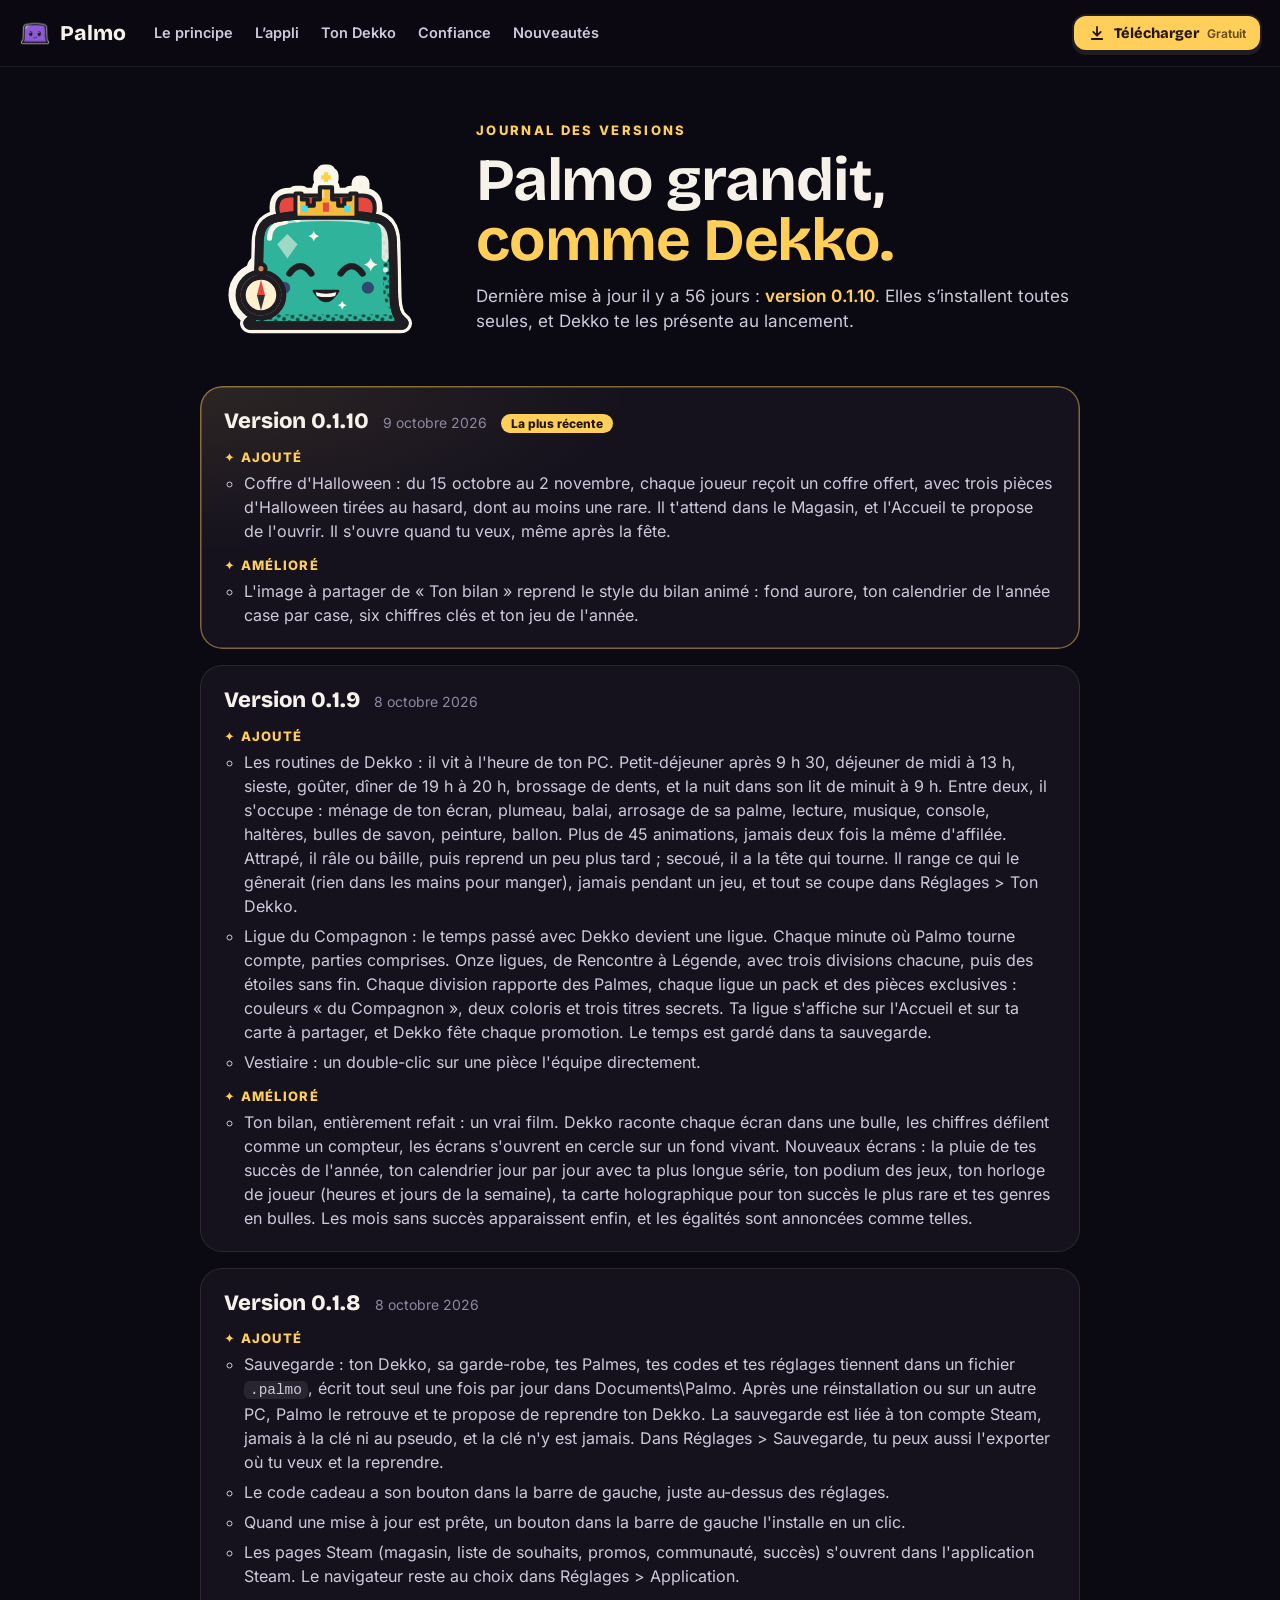
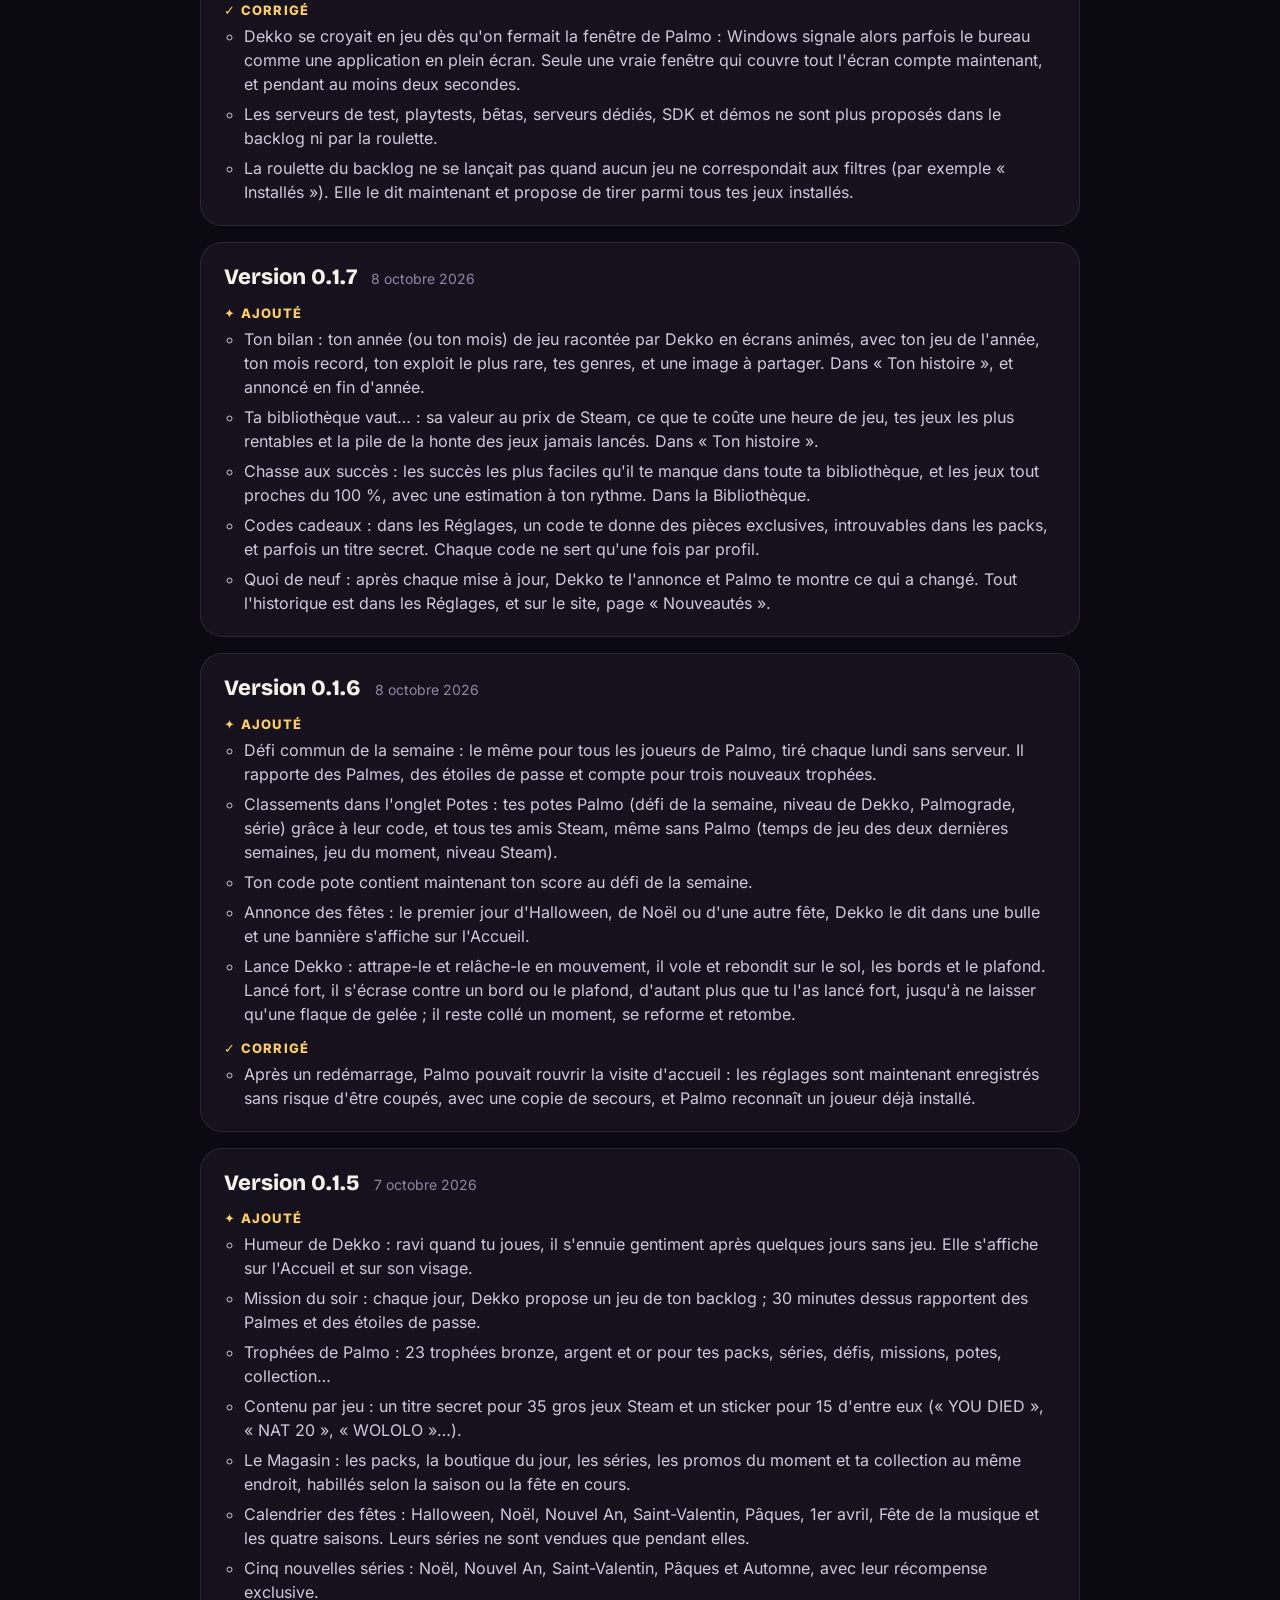
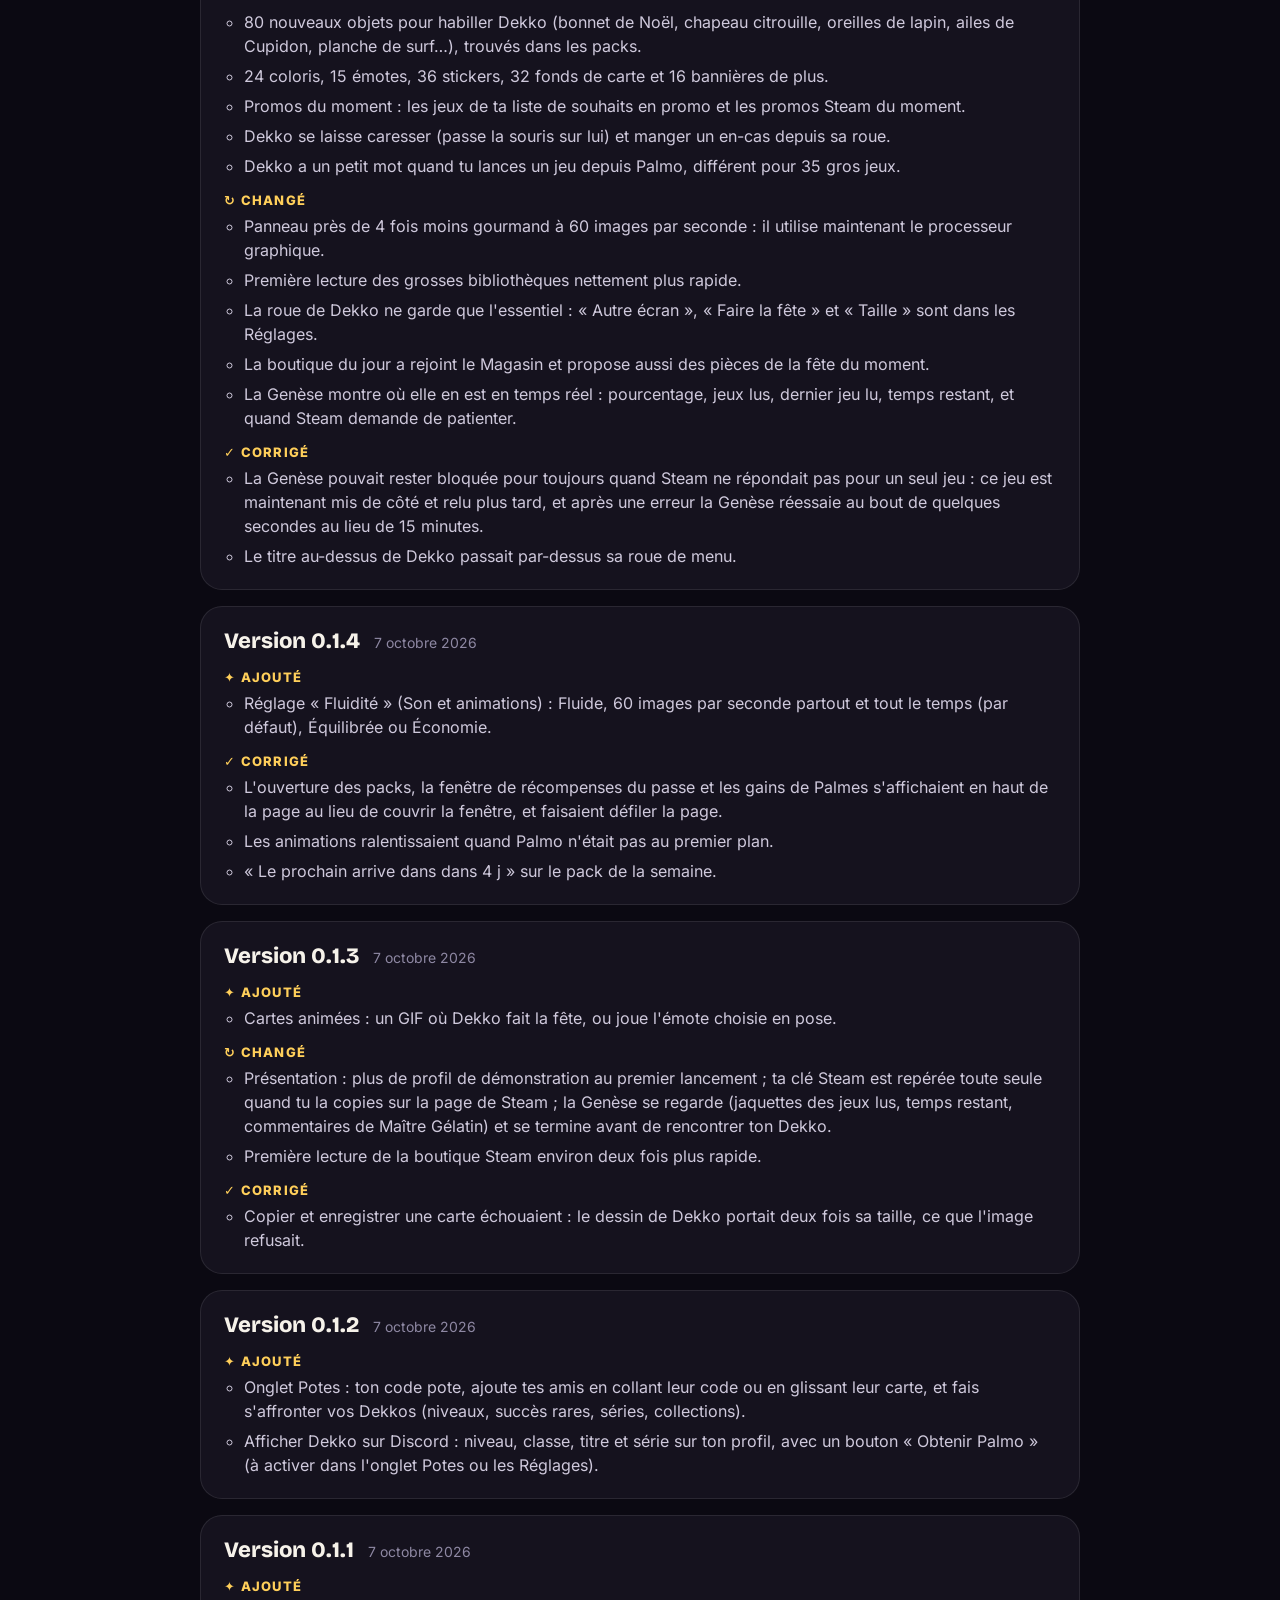
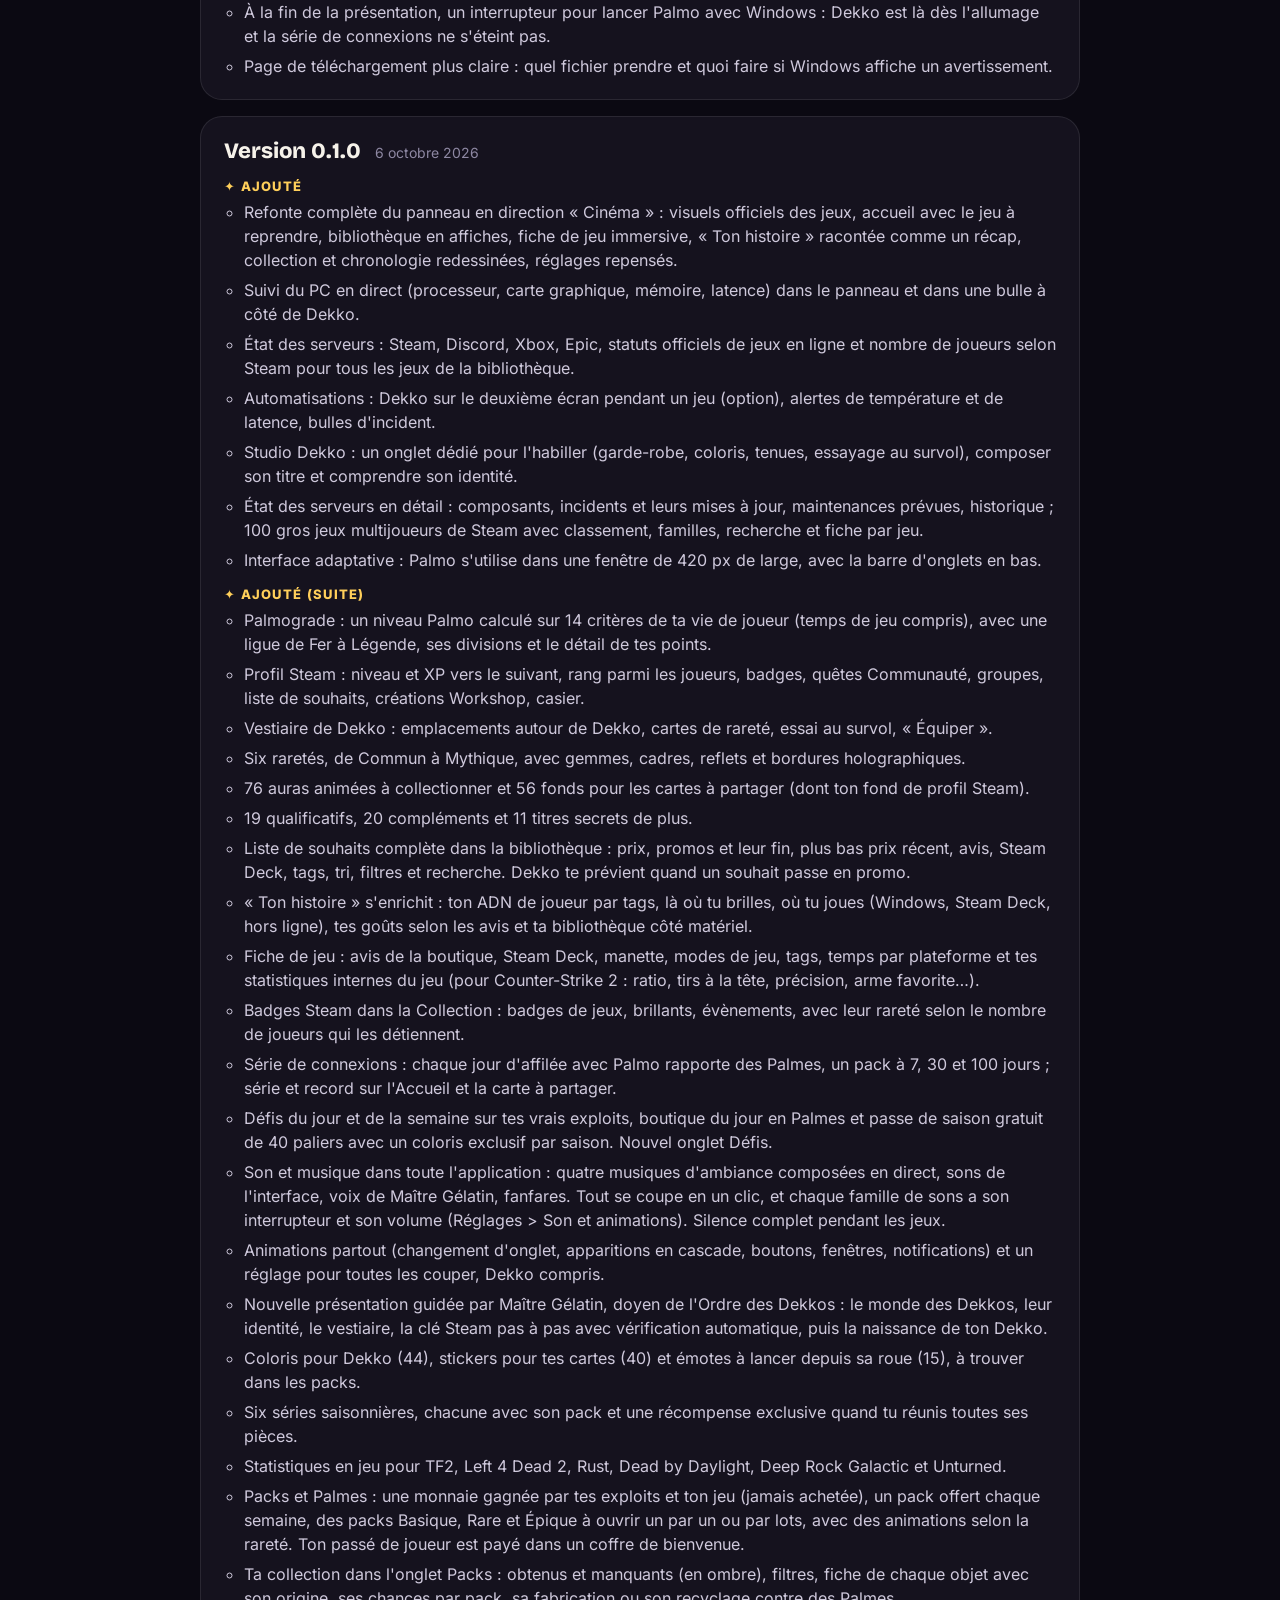
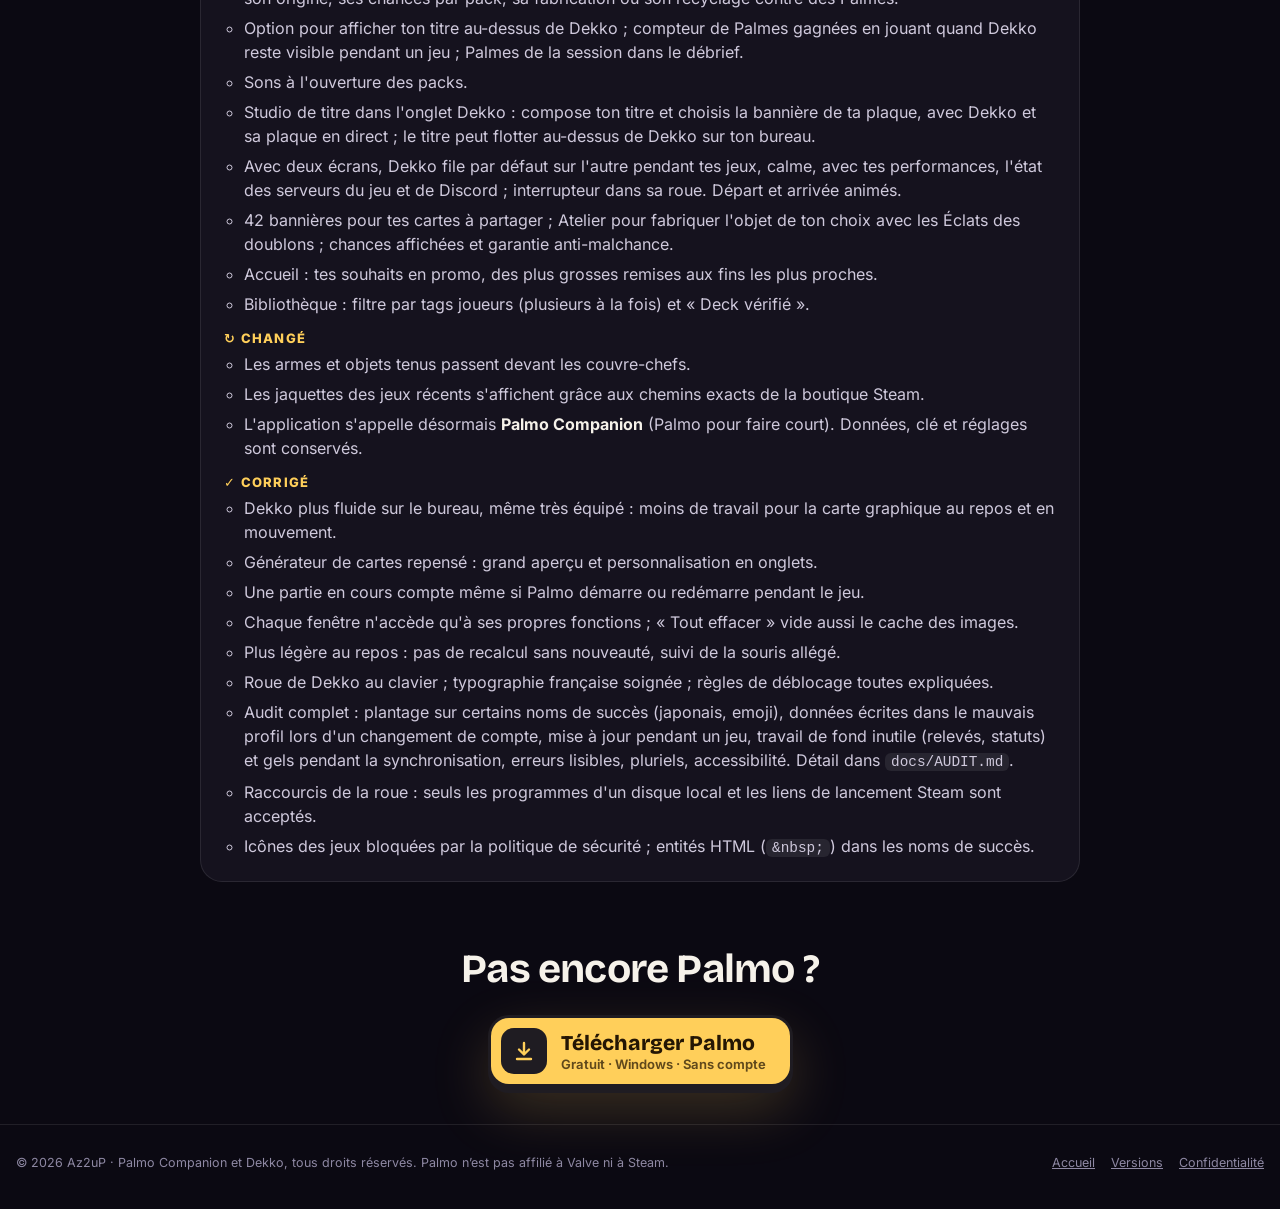
<file: docs/journal.html>
<!doctype html>
<html lang="fr">
<head>
<meta charset="utf-8">
<meta name="viewport" content="width=device-width, initial-scale=1, viewport-fit=cover">
<title>Palmo · Nouveautés</title>
<meta name="description" content="Le journal de Palmo : chaque mise à jour et ce qu’elle a apporté à Dekko et à ton Steam.">
<meta property="og:title" content="Palmo : les nouveautés">
<meta property="og:description" content="Palmo grandit, comme Dekko. Chaque version, ce qu’elle a apporté.">
<meta property="og:image" content="assets/magasin.webp">
<meta name="theme-color" content="#0d0b14">
<link rel="icon" href="assets/icon.png">
  <script type="module" crossorigin src="./assets/journal-DI4JngPB.js"></script>
  <link rel="modulepreload" crossorigin href="./assets/style-BrUZvuCx.js">
  <link rel="stylesheet" crossorigin href="./assets/style-DVdHXhDC.css">
</head>
<body class="journal-page">
<a class="skip" href="#versions">Passer aux versions</a>

<header class="nav solid" id="nav">
  <a class="brand" href="./"><img src="assets/icon.png" alt="" width="30" height="30"><span>Palmo</span></a>
  <nav class="links" aria-label="Sections">
    <a href="./#boucle">Le principe</a><a href="./#appli">L’appli</a><a href="./#tondekko">Ton Dekko</a><a href="./#confiance">Confiance</a><a href="journal.html" aria-current="page">Nouveautés</a>
  </nav>
  <a class="nav-cta" href="https://github.com/maximelebatardsartre/palmo/releases/latest" data-download>
    <svg viewBox="0 0 24 24" aria-hidden="true"><path d="M12 4v11M7 10.5l5 5 5-5M5 20h14"/></svg>
    <span>Télécharger</span><small>Gratuit</small>
  </a>
</header>

<main class="journal">
  <section class="j-hero">
    <div class="j-dk" id="j-dk"></div>
    <div>
      <p class="kicker">Journal des versions</p>
      <h1>Palmo grandit, <em>comme Dekko.</em></h1>
      <p class="lead" id="j-lead">Chaque mise à jour, ce qu’elle a apporté. Elles s’installent toutes seules : Dekko te les présente au lancement.</p>
    </div>
  </section>
  <ol class="versions" id="versions"></ol>
  <section class="j-end">
    <h2>Pas encore Palmo ?</h2>
    <a class="dl" href="https://github.com/maximelebatardsartre/palmo/releases/latest" data-download>
      <span class="dl-ico"><svg viewBox="0 0 24 24" aria-hidden="true"><path d="M12 4v11M7 10.5l5 5 5-5M5 20h14"/></svg></span>
      <span class="dl-txt"><b>Télécharger Palmo</b><small>Gratuit · Windows · Sans compte</small></span>
    </a>
  </section>
</main>

<footer>
  <span>© 2026 Az2uP · Palmo Companion et Dekko, tous droits réservés. Palmo n’est pas affilié à Valve ni à Steam.</span>
  <nav aria-label="Liens"><a href="./">Accueil</a><a href="https://github.com/maximelebatardsartre/palmo/releases">Versions</a><a href="https://github.com/maximelebatardsartre/palmo/blob/main/CONFIDENTIALITE.md">Confidentialité</a></nav>
</footer>

</body>
</html>
</file>
<file: docs/assets/style-DVdHXhDC.css>
@font-face{font-family:Bricolage Grotesque Variable;font-style:normal;font-display:swap;font-weight:200 800;src:url(./bricolage-grotesque-vietnamese-wght-normal-BUzh504Q.woff2)format("woff2-variations");unicode-range:U+102-103,U+110-111,U+128-129,U+168-169,U+1A0-1A1,U+1AF-1B0,U+300-301,U+303-304,U+308-309,U+323,U+329,U+1EA0-1EF9,U+20AB}@font-face{font-family:Bricolage Grotesque Variable;font-style:normal;font-display:swap;font-weight:200 800;src:url(./bricolage-grotesque-latin-ext-wght-normal-CcLUaPy7.woff2)format("woff2-variations");unicode-range:U+100-2BA,U+2BD-2C5,U+2C7-2CC,U+2CE-2D7,U+2DD-2FF,U+304,U+308,U+329,U+1D00-1DBF,U+1E00-1E9F,U+1EF2-1EFF,U+2020,U+20A0-20AB,U+20AD-20C0,U+2113,U+2C60-2C7F,U+A720-A7FF}@font-face{font-family:Bricolage Grotesque Variable;font-style:normal;font-display:swap;font-weight:200 800;src:url(./bricolage-grotesque-latin-wght-normal-DLoelf7F.woff2)format("woff2-variations");unicode-range:U+??,U+131,U+152-153,U+2BB-2BC,U+2C6,U+2DA,U+2DC,U+304,U+308,U+329,U+2000-206F,U+20AC,U+2122,U+2191,U+2193,U+2212,U+2215,U+FEFF,U+FFFD}@font-face{font-family:Inter Variable;font-style:normal;font-display:swap;font-weight:100 900;src:url(./inter-cyrillic-ext-wght-normal-BOeWTOD4.woff2)format("woff2-variations");unicode-range:U+460-52F,U+1C80-1C8A,U+20B4,U+2DE0-2DFF,U+A640-A69F,U+FE2E-FE2F}@font-face{font-family:Inter Variable;font-style:normal;font-display:swap;font-weight:100 900;src:url(./inter-cyrillic-wght-normal-DqGufNeO.woff2)format("woff2-variations");unicode-range:U+301,U+400-45F,U+490-491,U+4B0-4B1,U+2116}@font-face{font-family:Inter Variable;font-style:normal;font-display:swap;font-weight:100 900;src:url(./inter-greek-ext-wght-normal-DlzME5K_.woff2)format("woff2-variations");unicode-range:U+1F??}@font-face{font-family:Inter Variable;font-style:normal;font-display:swap;font-weight:100 900;src:url(./inter-greek-wght-normal-CkhJZR-_.woff2)format("woff2-variations");unicode-range:U+370-377,U+37A-37F,U+384-38A,U+38C,U+38E-3A1,U+3A3-3FF}@font-face{font-family:Inter Variable;font-style:normal;font-display:swap;font-weight:100 900;src:url(./inter-vietnamese-wght-normal-CBcvBZtf.woff2)format("woff2-variations");unicode-range:U+102-103,U+110-111,U+128-129,U+168-169,U+1A0-1A1,U+1AF-1B0,U+300-301,U+303-304,U+308-309,U+323,U+329,U+1EA0-1EF9,U+20AB}@font-face{font-family:Inter Variable;font-style:normal;font-display:swap;font-weight:100 900;src:url(./inter-latin-ext-wght-normal-DO1Apj_S.woff2)format("woff2-variations");unicode-range:U+100-2BA,U+2BD-2C5,U+2C7-2CC,U+2CE-2D7,U+2DD-2FF,U+304,U+308,U+329,U+1D00-1DBF,U+1E00-1E9F,U+1EF2-1EFF,U+2020,U+20A0-20AB,U+20AD-20C0,U+2113,U+2C60-2C7F,U+A720-A7FF}@font-face{font-family:Inter Variable;font-style:normal;font-display:swap;font-weight:100 900;src:url(./inter-latin-wght-normal-Dx4kXJAl.woff2)format("woff2-variations");unicode-range:U+??,U+131,U+152-153,U+2BB-2BC,U+2C6,U+2DA,U+2DC,U+304,U+308,U+329,U+2000-206F,U+20AC,U+2122,U+2191,U+2193,U+2212,U+2215,U+FEFF,U+FFFD}.dk-v .dk-chew{animation:.42s ease-in-out infinite dk-chew}.dk-v .dk-yawn{animation:4.5s ease-in-out infinite dk-yawn}@keyframes dk-chew{0%,to{transform:scale(1)}50%{transform:scale(.86,.55)}}@keyframes dk-yawn{0%,15%,to{transform:scale(.35,.3)}40%,62%{transform:scale(1)}80%{transform:scale(.5,.45)}}.dk .rt-bite{animation:2.6s ease-in-out infinite rt-bite}@keyframes rt-bite{0%,28%,to{transform:translate(0)rotate(0)}44%,56%{transform:translate(-15px,-8px)rotate(-18deg)}74%{transform:translate(-2px,-1px)rotate(-2deg)}}.dk .rt-eat{animation:rt-eat var(--rt-len,30s) steps(6, end) both}@keyframes rt-eat{0%{transform:scale(1)}to{transform:scale(.4)}}.dk.is-rt-chomp .dk-breathe{animation:2.6s ease-in-out infinite rt-chomp}@keyframes rt-chomp{0%,38%,to{transform:scale(1)}48%{transform:scale(1.07,.9)}56%{transform:scale(.97,1.04)}64%{transform:scale(1.04,.95)}72%{transform:scale(1)}}.dk .rt-crumb{opacity:0;animation:2.6s ease-in infinite rt-crumb}@keyframes rt-crumb{0%,50%{opacity:0;transform:translate(0)}54%{opacity:1}to{opacity:0;transform:translate(4px,17px)}}.dk .rt-cheese{opacity:0;animation:2.6s ease-in-out infinite rt-cheese}@keyframes rt-cheese{0%,46%{opacity:0;transform:scale(.3)}56%{opacity:1;transform:scale(1)}72%{opacity:1;transform:scale(1.5,1.2)}76%,to{opacity:0;transform:scale(1.6,1.2)}}.dk .rt-lick{animation:3s ease-in-out infinite rt-lick}@keyframes rt-lick{0%,20%,to{transform:translate(0)rotate(0)}38%{transform:translate(-12px,-9px)rotate(-14deg)}46%{transform:translate(-12px,-12px)rotate(-10deg)}54%{transform:translate(-12px,-8px)rotate(-14deg)}62%{transform:translate(-12px,-11px)rotate(-10deg)}80%{transform:translate(-2px,-1px)rotate(-2deg)}}.dk.is-rt-licking .dk-breathe{animation:3s ease-in-out infinite rt-licking}@keyframes rt-licking{0%,30%,to{transform:scale(1)}46%,62%{transform:scale(.96,1.05)}}.dk .rt-sip{animation:4.2s ease-in-out infinite rt-sip}@keyframes rt-sip{0%,18%,to{transform:translate(0)rotate(0)}36%,70%{transform:translate(-13px,-9px)rotate(-30deg)}86%{transform:translate(-1px,-1px)rotate(-3deg)}}.dk.is-rt-sipper .dk-wiggle{animation:4.2s ease-in-out infinite rt-lean}@keyframes rt-lean{0%,22%,to{transform:rotate(0)}40%,66%{transform:rotate(-5deg)}}.dk .rt-drain{animation:rt-drain var(--rt-len,30s) linear both}@keyframes rt-drain{0%{transform:scaleY(1)}to{transform:scaleY(.12)}}.dk .rt-scoop{animation:2.6s ease-in-out infinite rt-scoop}@keyframes rt-scoop{0%,24%,to{transform:translate(0)rotate(0)}42%,54%{transform:translate(-6px,-11px)rotate(-14deg)}72%{transform:translate(-1px,-1px)rotate(-2deg)}}.dk .rt-lift{animation:2.6s ease-in-out infinite rt-lift}@keyframes rt-lift{0%,22%,to{transform:translate(0)rotate(0)}40%,56%{transform:translate(-5px,-10px)rotate(-8deg)}74%{transform:translate(-1px,-2px)rotate(-1deg)}}.dk .rt-twirl{animation:.7s ease-in-out infinite rt-twirl}@keyframes rt-twirl{0%,to{transform:rotate(-6deg)}50%{transform:rotate(6deg)}}.dk.is-rt-slurp .dk-breathe{animation:2.6s ease-in-out infinite rt-slurp}@keyframes rt-slurp{0%,36%,to{transform:scale(1)}48%{transform:scale(.94,1.07)}58%{transform:scale(1.05,.94)}66%{transform:scale(.98,1.03)}}.dk .rt-drip{animation:3.2s ease-in infinite rt-drip}@keyframes rt-drip{0%{transform:scaleY(.2)}70%{transform:scaleY(1.3)}to{transform:scaleY(.2)}}.dk .rt-blow{opacity:0;animation:1.3s ease-out infinite rt-blow}@keyframes rt-blow{0%{opacity:0;transform:translate(0)}30%{opacity:1}to{opacity:0;transform:translate(9px,-1px)}}.dk.is-rt-blowing .dk-wiggle{animation:2.6s ease-in-out infinite rt-blowing}@keyframes rt-blowing{0%,to{transform:rotate(0)}50%{transform:rotate(4deg)translateY(1px)}}.dk .rt-read{animation:6s ease-in-out infinite rt-read}@keyframes rt-read{0%,to{transform:rotate(-1.5deg)}50%{transform:rotate(1.5deg)}}.dk .rt-page{animation:9s ease-in-out infinite rt-page}@keyframes rt-page{0%,82%{transform:scaleX(1)}90%{transform:scaleX(.05)skewY(-4deg)}98%,to{transform:scaleX(-1)}}.dk.is-rt-reading .dk-face{animation:3.2s ease-in-out infinite rt-scan}@keyframes rt-scan{0%,to{transform:translate(-1.8px)}45%,55%{transform:translate(1.8px)}}.dk.is-rt-stretch .dk-breathe{animation:4.5s ease-in-out infinite rt-stretch}.dk.is-rt-stretch .dk-wiggle{animation:4.5s ease-in-out infinite rt-sway}@keyframes rt-stretch{0%,12%,to{transform:scale(1)}35%{transform:scale(.88,1.18)}55%{transform:scale(.86,1.22)}70%{transform:scale(1.08,.92)}82%{transform:scale(.98,1.02)}}@keyframes rt-sway{0%,to{transform:rotate(0)}40%{transform:rotate(-4deg)}60%{transform:rotate(4deg)}}.dk .rt-sunrise{animation:3s ease-out both rt-sunrise}@keyframes rt-sunrise{0%{opacity:0;transform:translateY(22px)scale(.6)}}.dk.is-rt-sleep .dk-breathe,.dk.is-rt-toss .dk-breathe{animation:4.8s ease-in-out infinite rt-sleep}.dk.is-rt-sleep .dk-wiggle{transform:translateY(5px)rotate(-5deg)}.dk.is-rt-sleep .dk-shadow-g,.dk.is-rt-toss .dk-shadow-g{display:none}.dk.is-rt-sleep .dk-z,.dk.is-rt-toss .dk-z{animation:3.6s linear infinite both dk-z}@keyframes rt-sleep{0%,to{transform:scale(1.06,.9)}50%{transform:scale(1.09,.86)}}.dk .rt-blanket{animation:4.8s ease-in-out infinite rt-blanket}@keyframes rt-blanket{0%,to{transform:scaleY(1)}50%{transform:scaleY(1.035)}}.dk.is-rt-toss .dk-wiggle{animation:9s ease-in-out infinite rt-toss}.dk.is-rt-toss .rt-blanket{animation:9s ease-in-out infinite rt-blanket-toss}@keyframes rt-toss{0%,36%{transform:translateY(5px)rotate(-5deg)}42%{transform:translateY(1px)rotate(6deg)scale(1.04,.96)}48%,84%{transform:translateY(5px)rotate(5deg)scaleX(-1)}90%{transform:translateY(1px)rotate(-6deg)scale(-1.04,.96)}96%,to{transform:translateY(5px)rotate(-5deg)}}@keyframes rt-blanket-toss{0%,36%,52%,84%,to{transform:scaleY(1)}44%{transform:scaleY(1.1)translate(3px)}92%{transform:scaleY(1.1)translate(-3px)}}.dk .rt-snot{animation:3.6s ease-in-out infinite rt-snot}@keyframes rt-snot{0%{opacity:1;transform:scale(.2)}72%{opacity:1;transform:scale(1.3)}78%{opacity:1;transform:scale(1.5)}81%{opacity:0;transform:scale(1.9)}to{opacity:0;transform:scale(.2)}}.dk .rt-dream{opacity:0;animation:10s ease-in-out infinite rt-dream}.dk .rt-dream-1{animation-delay:2.5s}.dk .rt-dream-2{animation-delay:5s}.dk .rt-dream-3{animation-delay:7.5s}@keyframes rt-dream{0%{opacity:0;transform:scale(.5)}4%,21%{opacity:1;transform:scale(1)}25%,to{opacity:0;transform:scale(.7)}}.dk .rt-hug{animation:3.4s ease-in-out infinite rt-hug}@keyframes rt-hug{0%,to{transform:rotate(-7deg)}50%{transform:rotate(5deg)scale(1.04)}}.dk .rt-mumble{opacity:0;animation:7s ease-in-out infinite rt-mumble}@keyframes rt-mumble{0%,52%{opacity:0;transform:scale(.4)}58%,84%{opacity:1;transform:scale(1)}90%,to{opacity:0;transform:scale(.8)}}.dk.is-rt-startle .dk-jump{animation:1.6s cubic-bezier(.3,1.6,.6,1) both rt-startle}.dk.is-rt-startle .dk-wiggle{animation:.11s linear .5s 8 rt-shiver}@keyframes rt-startle{0%{transform:translateY(0)scale(1)}18%{transform:translateY(-16px)scale(.9,1.14)}36%{transform:translateY(0)scale(1.12,.88)}52%,to{transform:translateY(0)scale(1)}}@keyframes rt-shiver{0%,to{transform:translate(-1.4px)}50%{transform:translate(1.4px)}}.dk.is-rt-shake .dk-wiggle{animation:.22s linear infinite rt-shake}.dk.is-rt-shake .dk-breathe{animation:.34s ease-in-out infinite rt-jelly}@keyframes rt-shake{0%,to{transform:skew(13deg)rotate(-4deg)}50%{transform:skew(-13deg)rotate(4deg)}}@keyframes rt-jelly{0%,to{transform:scale(1.08,.92)}50%{transform:scale(.93,1.08)}}.dk.is-rt-stomp .dk-jump{animation:.6s ease-in-out infinite rt-stomp}@keyframes rt-stomp{0%,to{transform:translateY(0)scale(1.06,.94)}45%{transform:translateY(-6px)scale(.96,1.05)}}.dk .rt-huff{opacity:0;animation:1.2s ease-out infinite rt-huff}@keyframes rt-huff{0%{opacity:0;transform:scale(.4)}30%{opacity:1}to{opacity:0;transform:scale(1.4)}}.dk .rt-brush{animation:.26s linear infinite rt-brush}@keyframes rt-brush{0%,to{transform:translate(-2.4px)}50%{transform:translate(2.4px)}}.dk .rt-foam{animation:1.1s ease-in-out infinite rt-foam}@keyframes rt-foam{0%,to{transform:scale(.7)}50%{transform:scale(1.15)}}.dk.is-rt-brushing .dk-wiggle{animation:.52s ease-in-out infinite rt-shimmy}@keyframes rt-shimmy{0%,to{transform:rotate(-1.4deg)}50%{transform:rotate(1.4deg)}}.dk.is-rt-nap .dk-breathe{animation:5.2s ease-in-out infinite rt-sleep}.dk.is-rt-nap .dk-wiggle{transform:translateY(3px)rotate(7deg)}.dk.is-rt-nap .dk-z{animation:3.6s linear infinite both dk-z}.dk .rt-book-breathe{animation:5.2s ease-in-out infinite rt-book}@keyframes rt-book{0%,to{transform:translateY(0)}50%{transform:translateY(2px)}}.dk .rt-wipe{animation:3.2s ease-in-out infinite rt-wipe}@keyframes rt-wipe{0%,to{transform:translate(-46px,-14px)rotate(-10deg)}25%{transform:translate(-14px,-30px)rotate(-2deg)}50%{transform:translate(22px,-16px)rotate(8deg)}70%{transform:translate(18px,14px)rotate(4deg)}85%{transform:translate(-30px,12px)rotate(-6deg)}}.dk .rt-squeak{opacity:0;animation:1.6s ease-out infinite rt-huff}.dk.is-rt-wiping .dk-wiggle{animation:.8s ease-in-out infinite rt-shimmy}.dk .rt-swish{animation:.9s ease-in-out infinite rt-swish}@keyframes rt-swish{0%,to{transform:rotate(-22deg)}50%{transform:rotate(18deg)}}.dk .rt-dust{opacity:0;animation:1.8s ease-in infinite rt-dust}@keyframes rt-dust{0%{opacity:0;transform:translate(0)}20%{opacity:1}to{opacity:0;transform:translate(-4px,22px)}}.dk .rt-sweep{animation:1.1s ease-in-out infinite rt-sweep}@keyframes rt-sweep{0%,to{transform:rotate(-16deg)}50%{transform:rotate(14deg)}}.dk .rt-puff{opacity:0;animation:1.1s ease-out infinite rt-puff}@keyframes rt-puff{0%{opacity:0;transform:scale(.3)}30%{opacity:.9}to{opacity:0;transform:scale(1.5)translate(-4px,-3px)}}.dk.is-rt-sweeping .dk-wiggle{animation:1.1s ease-in-out infinite rt-sway-small}@keyframes rt-sway-small{0%,to{transform:rotate(-3deg)}50%{transform:rotate(3deg)}}.dk .rt-pour{animation:3.6s ease-in-out infinite rt-pour}@keyframes rt-pour{0%,15%,to{transform:rotate(0)}35%,75%{transform:rotate(-26deg)}}.dk .rt-drop{opacity:0;animation:1.2s ease-in infinite rt-drop}@keyframes rt-drop{0%{opacity:0;transform:translateY(0)}15%{opacity:1}to{opacity:0;transform:translateY(14px)}}.dk .rt-grow{animation:rt-grow var(--rt-len,30s) ease-out both}@keyframes rt-grow{0%{transform:scale(.85)}to{transform:scale(1.18)}}.dk.is-rt-lean-in .dk-wiggle{animation:3.6s ease-in-out infinite rt-lean-in}@keyframes rt-lean-in{0%,to{transform:rotate(0)}50%{transform:rotate(-5deg)}}.dk.is-rt-bop .dk-jump{animation:.6s ease-in-out infinite rt-bop}@keyframes rt-bop{0%,to{transform:translateY(0)scale(1.03,.97)}50%{transform:translateY(-3px)scale(.98,1.02)}}.dk .rt-note{opacity:0;animation:2.7s ease-out infinite rt-note}@keyframes rt-note{0%{opacity:0;transform:translateY(6px)rotate(-10deg)}25%{opacity:1}to{opacity:0;transform:translate(4px,-14px)rotate(10deg)}}.dk .rt-play{animation:.4s ease-in-out infinite rt-play}@keyframes rt-play{0%,to{transform:rotate(-2deg)}50%{transform:rotate(2deg)translateY(-.6px)}}.dk .rt-pixel{animation:.8s steps(2,end) infinite rt-pixel}@keyframes rt-pixel{0%{transform:translate(0)}50%{transform:translate(3px,-3px)}}.dk.is-rt-gaming .dk-face{animation:1.6s ease-in-out infinite rt-scan}.dk .rt-curl{animation:1.4s ease-in-out infinite rt-curl}@keyframes rt-curl{0%,to{transform:translateY(0)}50%{transform:translateY(-20px)}}.dk.is-rt-pump .dk-breathe{animation:1.4s ease-in-out infinite rt-pump}@keyframes rt-pump{0%,to{transform:scale(1)}50%{transform:scale(1.05,.95)}}.dk .rt-wand{animation:2.8s ease-in-out infinite rt-wand}@keyframes rt-wand{0%,to{transform:rotate(0)}50%{transform:rotate(-8deg)}}.dk .rt-bubble{opacity:0;animation:2.8s ease-out infinite rt-bubble}@keyframes rt-bubble{0%{opacity:0;transform:translate(0)scale(.4)}15%{opacity:1}to{opacity:0;transform:translate(-10px,-30px)scale(1.3)}}.dk .rt-dab{animation:1.2s ease-in-out infinite rt-dab}@keyframes rt-dab{0%,to{transform:rotate(0)}40%{transform:rotate(-12deg)translate(-3px,-2px)}}.dk .rt-stroke path{stroke-dasharray:40;stroke-dashoffset:40px;animation:9s linear infinite rt-stroke}.dk .rt-stroke-1 path{animation-delay:3s}.dk .rt-stroke-2 path{animation-delay:6s}@keyframes rt-stroke{0%{stroke-dashoffset:40px}25%,to{stroke-dashoffset:0}}.dk .rt-ball{animation:1s cubic-bezier(.3,0,.6,1) infinite rt-ball}@keyframes rt-ball{0%,to{transform:translateY(8px)rotate(0)}50%{transform:translateY(-16px)rotate(180deg)}}.dk.is-rt-header .dk-jump{animation:1s ease-in-out infinite rt-header}@keyframes rt-header{0%,to{transform:translateY(-3px)scale(.97,1.03)}10%{transform:translateY(0)scale(1.06,.94)}50%{transform:translateY(0)scale(1)}}.dk{flex:none;display:block;overflow:visible}.dk .dk-fx{pointer-events:none}.dk.is-idle .dk-breathe{animation:3.4s ease-in-out infinite dk-breathe}.dk.is-idle .dk-blink{animation:4.6s linear infinite dk-blink}.dk.is-idle .dk-look{animation:9s ease-in-out infinite dk-look}.dk.is-idle .dk-tail,.dk.is-celebrate .dk-tail{animation:2.4s ease-in-out infinite dk-flutter}.dk.is-sleep .dk-breathe{animation:5.2s ease-in-out infinite dk-breathe-sleep}.dk.is-sleep .dk-z{animation:3.6s linear infinite both dk-z}.dk.is-celebrate .dk-jump{animation:2.8s linear infinite dk-jump}.dk.is-celebrate .dk-wiggle{animation:2.8s ease-in-out infinite dk-wiggle}.dk.is-celebrate .dk-shadow{animation:2.8s linear infinite dk-shadow}.dk.is-celebrate .dk-spark{animation:2.8s cubic-bezier(.2,.8,.3,1) infinite both dk-spark}.dk.is-sil{filter:brightness(0)}.dk.is-sil .dk-shadow-g,.dk.is-sil .dk-fx,.dk.is-sil .dk-glow{display:none}@keyframes dk-breathe{0%,to{transform:scale(1)}50%{transform:scale(1.016,.972)}}@keyframes dk-breathe-sleep{0%,to{transform:scale(1.01,.985)}50%{transform:scale(1.04,.93)}}@keyframes dk-blink{0%,91%,to{transform:scaleY(1)}93.5%{transform:scaleY(.08)}96%{transform:scaleY(1)}}@keyframes dk-look{0%,26%{transform:translate(0)}32%,50%{transform:translate(2.4px)}56%,72%{transform:translate(-2.2px)}78%,to{transform:translate(0)}}@keyframes dk-flutter{0%,to{transform:rotate(0)}50%{transform:rotate(7deg)}}@keyframes dk-z{0%{opacity:0;transform:translateY(4px)scale(.6)}15%{opacity:.9}85%{opacity:.6}to{opacity:0;transform:translate(6px,-12px)scale(1.05)}}@keyframes dk-jump{0%{animation-timing-function:ease-out;transform:translateY(0)scale(1)}7%{animation-timing-function:cubic-bezier(.2,.9,.4,1);transform:translateY(0)scale(1.14,.84)}14%{animation-timing-function:ease-out;transform:translateY(-30px)scale(.9,1.13)}26%{animation-timing-function:ease-in;transform:translateY(-44px)scale(1)}38%{animation-timing-function:linear;transform:translateY(-6px)scale(.94,1.07)}41%{animation-timing-function:ease-out;transform:translateY(0)scale(1.17,.81)}48%{transform:translateY(0)scale(.95,1.05)}55%{transform:translateY(0)scale(1.03,.98)}62%,to{transform:translateY(0)scale(1)}}@keyframes dk-wiggle{0%,16%{transform:rotate(0)}22%{transform:rotate(-7deg)}30%{transform:rotate(6deg)}38%,to{transform:rotate(0)}}@keyframes dk-shadow{0%,7%{opacity:1;transform:scaleX(1.06)}26%{opacity:.45;transform:scale(.62)}41%{opacity:1;transform:scaleX(1.12)}62%,to{opacity:1;transform:scale(1)}}@keyframes dk-spark{0%,12%{opacity:0;transform:translate(0)scale(0)}18%{opacity:1}40%{transform:translate(var(--dx), var(--dy)) scale(1);opacity:1}62%,to{transform:translate(calc(var(--dx) * 1.18), calc(var(--dy) * 1.18 + 6px)) scale(0);opacity:0}}@media (prefers-reduced-motion:reduce){.dk *{animation:none!important}}:root[data-motion=off] .dk *{animation:none!important}.dk-v.is-hop .dk-tail{animation:.45s ease-in-out infinite dk-flutter}@keyframes dk-jiggle{0%,to{transform:scale(1)}30%{transform:scale(1.035,.965)}55%{transform:scale(.985,1.02)}75%{transform:scale(1.01,.99)}}@keyframes dk-wobble{0%,to{transform:skew(0)}25%{transform:skew(1.6deg)}75%{transform:skew(-1.6deg)}}@keyframes dk-hop{0%{animation-timing-function:ease-out;transform:translateY(0)scale(1)}14%{animation-timing-function:cubic-bezier(.2,.8,.4,1);transform:translateY(0)scale(1.2,.8)}28%{animation-timing-function:ease-out;transform:translateY(-14px)scale(.86,1.16)}46%{animation-timing-function:ease-in;transform:translateY(-20px)scale(.98,1.03)}66%{animation-timing-function:ease-out;transform:translateY(0)scale(.92,1.08)}74%{transform:translateY(0)scale(1.22,.8)}86%{transform:translateY(0)scale(.95,1.05)}to{transform:translateY(0)scale(1)}}@keyframes dk-hop-shadow{0%,14%{opacity:1;transform:scaleX(1.1)}46%{opacity:.55;transform:scale(.7)}74%{opacity:1;transform:scaleX(1.18)}to{opacity:1;transform:scale(1)}}@keyframes dk-sag{0%,to{transform:scale(1.06,.9)}50%{transform:scale(1.1,.85)}}.dk-v.is-idle .dk-breathe{animation:2.2s ease-in-out infinite dk-jiggle}.dk-v.is-idle .dk-wiggle{animation:3.6s ease-in-out infinite dk-wobble}.dk-v.is-hop .dk-breathe{animation:.9s linear infinite dk-hop}.dk-v.is-hop .dk-shadow{animation:.9s linear infinite dk-hop-shadow}.dk-v.is-hop .dk-blink{animation:4.6s linear infinite dk-blink}.dk-v.is-sleep .dk-breathe{animation:5s ease-in-out infinite dk-sag}.dk-v .dk-prop{animation:.5s linear infinite dk-prop}.dk-v .dk-float{animation:2.4s ease-in-out infinite dk-float}.dk-v .dk-wingL{animation:1.6s ease-in-out infinite dk-wing-l}.dk-v .dk-wingR{animation:1.6s ease-in-out infinite dk-wing-r}.dk-v .dk-flame{animation:.25s ease-in-out infinite alternate dk-flame}.dk-v .dk-flag{animation:1.4s ease-in-out infinite dk-flag}.dk-v .dk-cape{animation:3s ease-in-out infinite dk-cape}.dk-v .dk-orbit{animation:2s linear infinite dk-orbit}.dk-v.is-hop .dk-cape{animation:.45s ease-in-out infinite dk-cape}.dk-v.is-sil,.dk-v .dk-anchors{animation:none}@keyframes dk-prop{0%,to{transform:scaleX(1)}50%{transform:scaleX(-1)}}@keyframes dk-float{0%,to{transform:translateY(0)}50%{transform:translateY(-2.4px)}}@keyframes dk-wing-l{0%,to{transform:rotate(0)}50%{transform:rotate(-12deg)}}@keyframes dk-wing-r{0%,to{transform:rotate(0)}50%{transform:rotate(12deg)}}@keyframes dk-flame{0%{transform:scaleY(.75)}to{transform:scaleY(1.15)}}@keyframes dk-flag{0%,to{transform:skewY(0)}50%{transform:skewY(-8deg)}}@keyframes dk-cape{0%,to{transform:scaleX(1)}50%{transform:scaleX(1.05)}}@keyframes dk-orbit{0%{transform:rotate(0)}to{transform:rotate(360deg)}}.dk-v .dk-z{animation:3.6s linear infinite both dk-z}.dk-v .dk-bubble{animation:3.2s ease-in-out infinite dk-snot}.dk-v .dk-pulse{animation:.9s ease-in-out infinite dk-pulse}.dk-v .dk-steam{animation:1.8s ease-out infinite both dk-steam}.dk-v .dk-tear{animation:2.2s ease-in infinite dk-tear}.dk-v .dk-sweat{animation:2.6s ease-in infinite dk-sweat}.dk-v .dk-flicker{animation:.6s steps(2,end) infinite dk-flick}.dk-v .dk-orb{animation:1.8s linear infinite dk-orb}.dk-v .dk-spin{animation:1.4s linear infinite dk-orbit}.dk-v .dk-pop{animation:1.8s ease-out infinite dk-pop}.dk-v .dk-twinkle{animation:1.6s ease-in-out infinite dk-twinkle}.dk-v .dk-dot{animation:1.5s ease-in-out infinite dk-dots}.dk-v .dk-float-up{animation:2.4s ease-out infinite both dk-floatup}.dk-v .dk-shake{animation:.3s linear infinite dk-shake}.dk-v .dk-drip{animation:2.6s ease-in infinite dk-drip}.dk-v .dk-note{animation:2.6s ease-out infinite both dk-note}.dk-v .dk-sigh{animation:3s ease-out infinite both dk-sigh}.dk-v .dk-fall{animation:2s linear infinite both dk-fallc}.dk-v .dk-beat{animation:.8s ease-in-out infinite dk-beat}.dk-v .dk-jitter{animation:.18s linear infinite dk-jitter}.dk-v .dk-brow{animation:3s ease-in-out infinite dk-browup}.dk-v .dk-chatter{animation:.32s ease-in-out infinite dk-chatter}.dk-v .dk-quiver{animation:.22s linear infinite dk-quiver}.dk-v .dk-wag{animation:.6s ease-in-out infinite dk-wag}.dk-v .dk-lick{animation:1.2s ease-in-out infinite dk-lick}.dk-v .dk-sing{animation:.7s ease-in-out infinite dk-chatter}.dk-v .dk-puffcheeks{animation:1.4s ease-in-out infinite dk-puff}.dk-v .dk-wink{animation:2.2s ease-in-out infinite dk-winkhop}.dk-v .dk-ex--joie,.dk-v .dk-ex--chante{animation:1s ease-in-out infinite dk-facebounce}.dk-v .dk-ex--rire,.dk-v .dk-ex--victoire{animation:.4s ease-in-out infinite dk-facebounce}.dk-v .dk-ex--terrifie{animation:.12s linear infinite dk-shake}.dk-v .dk-ex--taquine,.dk-v .dk-ex--colere{animation:.5s linear infinite dk-shake}.dk-v .dk-ex--etourdi,.dk-v .dk-ex--ko{animation:2.4s ease-in-out infinite dk-dizzy}.dk-v .dk-ex--fier{animation:3s ease-in-out infinite dk-proud}.dk-v .dk-flicker2{animation:.35s ease-in-out infinite alternate dk-flame2}.dk-v .dk-hum{animation:.18s steps(2,end) infinite dk-hum}.dk-v .dk-glow{animation:1.8s ease-in-out infinite dk-glowp}.dk-v .dk-scan{animation:1.8s ease-in-out infinite dk-scan}.dk-v .dk-scanline{animation:1.6s ease-in-out infinite alternate dk-scanline}.dk-v .dk-blinklight{animation:1.2s steps(2,end) infinite dk-flick}.dk-v .dk-steamup{animation:2s ease-out infinite both dk-steam}.dk-v .dk-bubbleup{animation:2.4s ease-out infinite both dk-bubbleup}.dk-v .dk-needle{animation:2.4s ease-in-out infinite dk-needle}.dk-v .dk-rock{animation:1.6s ease-in-out infinite dk-rock}.dk-v .dk-swing{animation:2s ease-in-out infinite dk-swing2}.dk-v .dk-sway{animation:2.6s ease-in-out infinite dk-swing2}.dk-v .dk-tailwag{animation:1.4s ease-in-out infinite dk-tailwag}.dk-v .dk-tail{animation:2.4s ease-in-out infinite dk-flutter}.dk-v.is-idle .dk-heldR{animation:3.4s ease-in-out infinite dk-held}.dk-v.is-idle .dk-heldL{animation:3.4s ease-in-out -1.7s infinite dk-held}.dk-v.is-hop .dk-heldR,.dk-v.is-hop .dk-heldL{animation:.9s ease-in-out infinite dk-heldhop}.dk-v.is-celebrate .dk-heldR{animation:2.8s ease-in-out infinite dk-heldraise}.dk-v.is-celebrate .dk-heldL{animation:2.8s ease-in-out infinite dk-heldraise-l}@keyframes dk-snot{0%{opacity:0;transform:scale(.3)}15%{opacity:1}70%{opacity:1;transform:scale(1.25)}76%,to{opacity:0;transform:scale(1.5)}}@keyframes dk-pulse{0%,to{transform:scale(1)}50%{transform:scale(1.25)}}@keyframes dk-steam{0%{opacity:0;transform:translateY(2px)scale(.5)}25%{opacity:1}to{opacity:0;transform:translateY(-9px)scale(1.2)}}@keyframes dk-tear{0%,20%{opacity:1;transform:translateY(0)}90%{opacity:.2;transform:translateY(11px)}to{opacity:0;transform:translateY(12px)}}@keyframes dk-sweat{0%{opacity:0;transform:translateY(-2px)}15%{opacity:1}85%{opacity:1;transform:translateY(8px)}to{opacity:0;transform:translateY(10px)}}@keyframes dk-flick{0%{opacity:1}to{opacity:.35}}@keyframes dk-orb{0%{transform:translate(17px)scale(1)}25%{transform:translateY(4px)scale(1.25)}50%{transform:translate(-17px)scale(1)}75%{transform:translateY(-4px)scale(.65)}to{transform:translate(17px)scale(1)}}@keyframes dk-pop{0%,8%{transform:scale(0)rotate(-20deg)}20%{transform:scale(1.25)rotate(8deg)}30%,70%{transform:scale(1)rotate(0)}85%,to{transform:scale(0)}}@keyframes dk-twinkle{0%,to{opacity:.6;transform:scale(.55)rotate(0)}50%{opacity:1;transform:scale(1.1)rotate(45deg)}}@keyframes dk-dots{0%,to{opacity:.15}40%,60%{opacity:1}}@keyframes dk-floatup{0%{opacity:0;transform:translateY(4px)scale(.6)}20%{opacity:1}to{opacity:0;transform:translateY(-12px)scale(1.1)}}@keyframes dk-shake{0%,to{transform:translate(0)}25%{transform:translate(.7px)}75%{transform:translate(-.7px)}}@keyframes dk-drip{0%{opacity:0;transform:translateY(0)scaleY(.4)}20%{opacity:1}60%{opacity:1;transform:translateY(1px)scaleY(1.2)}to{opacity:0;transform:translateY(12px)scaleY(1)}}@keyframes dk-note{0%{opacity:0;transform:translateY(4px)rotate(-8deg)scale(.6)}20%{opacity:1}to{opacity:0;transform:translate(4px,-14px)rotate(10deg)scale(1)}}@keyframes dk-sigh{0%{opacity:0;transform:translate(0)scale(.4)}25%{opacity:1}to{opacity:0;transform:translate(12px,-6px)scale(1.2)}}@keyframes dk-fallc{0%{opacity:0;transform:translateY(-6px)rotate(0)}15%{opacity:1}to{opacity:0;transform:translateY(14px)rotate(220deg)}}@keyframes dk-beat{0%,to{transform:scale(1)}30%{transform:scale(1.2)}50%{transform:scale(.95)}}@keyframes dk-jitter{0%{transform:translate(0)}33%{transform:translate(.4px,-.3px)}66%{transform:translate(-.4px,.3px)}}@keyframes dk-browup{0%,60%,to{transform:translateY(0)}70%,90%{transform:translateY(-1.6px)}}@keyframes dk-chatter{0%,to{transform:scaleY(1)}50%{transform:scaleY(.8)}}@keyframes dk-quiver{0%,to{transform:translateY(0)}50%{transform:translateY(.35px)}}@keyframes dk-wag{0%,to{transform:rotate(-10deg)}50%{transform:rotate(10deg)}}@keyframes dk-lick{0%,to{transform:translate(-1.4px)}50%{transform:translate(1.4px)}}@keyframes dk-puff{0%,to{transform:scale(1)}50%{transform:scale(1.08)}}@keyframes dk-winkhop{0%,70%,to{transform:translateY(0)}80%{transform:translateY(-1.2px)}}@keyframes dk-facebounce{0%,to{transform:translateY(0)}50%{transform:translateY(-1.2px)}}@keyframes dk-dizzy{0%,to{transform:rotate(0)}25%{transform:rotate(2deg)}75%{transform:rotate(-2deg)}}@keyframes dk-proud{0%,to{transform:translateY(0)}50%{transform:translateY(-.8px)}}@keyframes dk-flame2{0%{opacity:.85;transform:scale(.9,.85)}to{opacity:1;transform:scale(1.05,1.15)}}@keyframes dk-hum{0%{opacity:1}to{opacity:.85}}@keyframes dk-glowp{0%,to{opacity:.9;transform:scale(1)}50%{opacity:1;transform:scale(1.12)}}@keyframes dk-scan{0%,to{transform:scaleX(.6)}50%{transform:scaleX(1)}}@keyframes dk-scanline{0%{transform:translate(-14px)}to{transform:translate(14px)}}@keyframes dk-bubbleup{0%{opacity:0;transform:translate(0)scale(.4)}20%{opacity:1}to{opacity:0;transform:translate(5px,-16px)scale(1.2)}}@keyframes dk-needle{0%,to{transform:rotate(-18deg)}50%{transform:rotate(22deg)}}@keyframes dk-rock{0%,to{transform:rotate(-6deg)}50%{transform:rotate(6deg)}}@keyframes dk-swing2{0%,to{transform:rotate(-7deg)}50%{transform:rotate(7deg)}}@keyframes dk-tailwag{0%,to{transform:rotate(-5deg)}50%{transform:rotate(7deg)}}@keyframes dk-held{0%,to{transform:rotate(-2.5deg)}50%{transform:rotate(3deg)}}@keyframes dk-heldhop{0%,to{transform:rotate(0)translateY(0)}30%{transform:rotate(-6deg)translateY(-2px)}70%{transform:rotate(5deg)translateY(1px)}}@keyframes dk-heldraise{0%,8%{transform:translateY(0)rotate(0)}18%,40%{transform:translateY(-9px)rotate(-14deg)}62%,to{transform:translateY(0)rotate(0)}}@keyframes dk-heldraise-l{0%,8%{transform:translateY(0)rotate(0)}18%,40%{transform:translateY(-7px)rotate(12deg)}62%,to{transform:translateY(0)rotate(0)}}.dk-v .dk-mote{animation:3s ease-in-out infinite both dk-mote}.dk-v .dk-auraflame{animation:1.4s ease-in-out infinite dk-auraflame}@keyframes dk-mote{0%{opacity:0;transform:translateY(6px)scale(.4)}25%{opacity:1}to{opacity:0;transform:translateY(-16px)scale(1)}}@keyframes dk-auraflame{0%,to{opacity:.85;transform:scale(1)}50%{opacity:1;transform:scale(1.03,1.07)}}.dk.is-sil .dk-aura{display:none}.dk-v .dk-au-pulse{animation:2.6s ease-in-out infinite dk-au-pulse}.dk-v .dk-au-bob{animation:2.2s ease-in-out infinite dk-au-bob}.dk-v .dk-au-rise{animation:3.4s ease-in infinite both dk-au-rise}.dk-v .dk-au-drift{animation:5s ease-in-out infinite both dk-au-drift}.dk-v .dk-au-float{animation:3.6s ease-in-out infinite both dk-au-float}.dk-v .dk-au-blink{animation:1.8s steps(2,end) infinite both dk-au-blink}.dk-v .dk-au-fall{animation:6.2s linear infinite both dk-au-fall}.dk-v .dk-au-spin{animation:7s linear infinite dk-au-spin}.dk-v .dk-au-spin-slow{animation:22s linear infinite dk-au-spin}.dk-v .dk-au-flicker{animation:.9s ease-in-out infinite dk-au-flicker}.dk-v .dk-au-flicker2{animation:1.3s ease-in-out infinite reverse dk-au-flicker}.dk-v .dk-au-flash{animation:1.5s step-end infinite both dk-au-flash}@keyframes dk-au-pulse{0%,to{opacity:.8;transform:scale(.94)}50%{opacity:1;transform:scale(1.06)}}@keyframes dk-au-bob{0%,to{transform:translateY(0)}50%{transform:translateY(-3px)}}@keyframes dk-au-rise{0%{opacity:0;transform:translateY(4px)}15%{opacity:1}to{opacity:0;transform:translateY(-78px)}}@keyframes dk-au-drift{0%,to{opacity:.6;transform:translate(-4px)scale(.95)}50%{opacity:1;transform:translate(5px)scale(1.06)}}@keyframes dk-au-float{0%{opacity:0;transform:translateY(6px)scale(.6)}30%{opacity:1}to{opacity:0;transform:translateY(-18px)scale(1)}}@keyframes dk-au-blink{0%{opacity:1}50%{opacity:.15}}@keyframes dk-au-fall{0%{opacity:0;transform:translate(0)rotate(0)}10%{opacity:1}90%{opacity:1}to{opacity:0;transform:translate(8px,96px)rotate(200deg)}}@keyframes dk-au-spin{to{transform:rotate(360deg)}}@keyframes dk-au-flicker{0%,to{transform:scale(1)}50%{transform:scale(1.04,1.1)}}@keyframes dk-au-flash{0%,62%{opacity:0}64%,70%{opacity:1}72%,76%{opacity:.2}78%,84%{opacity:1}86%,to{opacity:0}}@media (prefers-reduced-motion:reduce){.dk-v [class^=dk-au-],.dk-v [class*=\ dk-au-]{animation:none!important}}.dk[class*=is-em-] .dk-blink{animation:4.6s linear infinite dk-blink}.dk[class*=is-em-] .dk-tail{animation:.6s ease-in-out infinite dk-flutter}.dk.is-em-danse .dk-jump{animation:1.2s ease-in-out infinite em-danse-hop}.dk.is-em-danse .dk-wiggle{animation:1.2s ease-in-out infinite em-sway}@keyframes em-danse-hop{0%,50%,to{transform:translateY(0)scale(1.06,.94)}25%,75%{transform:translateY(-10px)scale(.96,1.05)}}@keyframes em-sway{0%,to{transform:rotate(-9deg)}50%{transform:rotate(9deg)}}.dk.is-em-salut .dk-wiggle{animation:1.6s ease-in-out infinite em-salut}@keyframes em-salut{0%,to{transform:rotate(0)}15%{transform:rotate(-14deg)}30%{transform:rotate(10deg)}45%{transform:rotate(-12deg)}60%{transform:rotate(6deg)}75%{transform:rotate(0)}}.dk.is-em-rebond .dk-jump{animation:1.5s cubic-bezier(.3,0,.7,1) infinite em-rebond}@keyframes em-rebond{0%,to{transform:translateY(0)scale(1.16,.84)}18%{transform:translateY(-30px)scale(.9,1.12)}33%{transform:translateY(0)scale(1.12,.88)}50%{transform:translateY(-18px)scale(.94,1.08)}66%{transform:translateY(0)scale(1.08,.92)}82%{transform:translateY(-8px)scale(.98,1.03)}}.dk.is-em-toupie .dk-wiggle{animation:1.4s cubic-bezier(.5,0,.5,1) infinite em-toupie}@keyframes em-toupie{0%{transform:rotate(0)scale(1)}50%{transform:rotate(180deg)scale(.9,1.1)}to{transform:rotate(360deg)scale(1)}}.dk.is-em-tremblote .dk-breathe{animation:.18s linear infinite em-tremblote}@keyframes em-tremblote{0%,to{transform:translate(0)scale(1)}25%{transform:translate(-2px)scale(1.03,.97)}75%{transform:translate(2px)scale(.97,1.03)}}.dk.is-em-etirement .dk-breathe{animation:2.2s ease-in-out infinite em-etirement}@keyframes em-etirement{0%,to{transform:scale(1)}35%{transform:scale(.82,1.32)}55%{transform:scale(1.2,.8)}70%{transform:scale(.96,1.05)}}.dk.is-em-timide .dk-breathe{animation:2.4s ease-in-out infinite em-timide}.dk.is-em-timide .dk-wiggle{animation:2.4s ease-in-out infinite em-sway}@keyframes em-timide{0%,to{transform:scale(1)}50%{transform:scale(.86,.8)}}.dk.is-em-meditation .dk-jump{animation:3s ease-in-out infinite em-levitate}.dk.is-em-meditation .dk-shadow{animation:3s ease-in-out infinite em-levitate-shadow}@keyframes em-levitate{0%,to{transform:translateY(-14px)}50%{transform:translateY(-24px)}}@keyframes em-levitate-shadow{0%,to{opacity:.55;transform:scale(.7)}50%{opacity:.4;transform:scale(.55)}}.dk.is-em-patinage .dk-jump{animation:2s ease-in-out infinite em-patine}.dk.is-em-patinage .dk-wiggle{animation:2s ease-in-out infinite em-sway}@keyframes em-patine{0%,to{transform:translate(-14px)}50%{transform:translate(14px)}}.dk.is-em-salto .dk-jump{animation:1.6s cubic-bezier(.3,0,.6,1) infinite em-salto-up}.dk.is-em-salto .dk-wiggle{animation:1.6s cubic-bezier(.4,0,.4,1) infinite em-salto-turn}@keyframes em-salto-up{0%,to{transform:translateY(0)scale(1.12,.88)}15%{transform:translateY(-20px)scale(.92,1.1)}45%{transform:translateY(-46px)}75%{transform:translateY(0)scale(1.14,.86)}85%{transform:translateY(0)scale(.97,1.03)}}@keyframes em-salto-turn{0%,15%{transform:rotate(0)}75%,to{transform:rotate(-360deg)}}.dk.is-em-crepe .dk-breathe{animation:2s cubic-bezier(.3,1.4,.5,1) infinite em-crepe}@keyframes em-crepe{0%,to{transform:scale(1)}20%,55%{transform:scale(1.45,.4)}70%{transform:scale(.85,1.2)}85%{transform:scale(1.05,.95)}}.dk.is-em-vague .dk-breathe{animation:1.4s ease-in-out infinite em-vague}.dk.is-em-vague .dk-wiggle{animation:1.4s ease-in-out infinite em-sway}@keyframes em-vague{0%,to{transform:skew(0)scale(1)}25%{transform:skew(12deg)scale(1.04,.96)}75%{transform:skew(-12deg)scale(.96,1.04)}}.dk.is-em-spectre .dk-jump{animation:2.6s ease-in-out infinite em-spectre}.dk.is-em-spectre .dk-shadow{animation:2.6s ease-in-out infinite em-levitate-shadow}@keyframes em-spectre{0%,to{opacity:1;transform:translateY(-10px)}40%{opacity:.35;transform:translateY(-26px)translate(6px)}60%{opacity:.5;transform:translateY(-22px)translate(-6px)}}.dk.is-em-eclosion .dk-breathe{animation:2.4s cubic-bezier(.3,1.5,.5,1) infinite em-eclosion}@keyframes em-eclosion{0%{transform:scale(.2)}35%{transform:scale(1.18)}50%,to{transform:scale(1)}}.dk.is-em-disco .dk-jump{animation:.8s ease-in-out infinite em-danse-hop}.dk.is-em-disco .dk-wiggle{animation:1.6s steps(4,jump-none) infinite em-disco}@keyframes em-disco{0%{transform:rotate(-14deg)}to{transform:rotate(14deg)}}.dk.is-em-hoche .dk-wiggle{animation:.5s ease-in-out infinite em-hoche}@keyframes em-hoche{0%,to{transform:rotate(0)translateY(0)}40%{transform:rotate(12deg)translateY(4px)}}.dk.is-em-gelee .dk-breathe{animation:1.1s ease-in-out infinite em-gelee}@keyframes em-gelee{0%,to{transform:scale(1)}20%{transform:scale(1.14,.88)}40%{transform:scale(.9,1.1)}60%{transform:scale(1.06,.95)}80%{transform:scale(.98,1.02)}}.dk.is-em-sieste .dk-breathe{animation:3.2s ease-in-out infinite em-sieste}.dk.is-em-sieste .dk-wiggle{animation:3.2s ease-in-out infinite em-sieste-tilt}@keyframes em-sieste{0%,to{transform:scale(1.04,.94)}50%{transform:scale(1.1,.88)}}@keyframes em-sieste-tilt{0%,to{transform:rotate(-6deg)}50%{transform:rotate(-9deg)}}.dk.is-em-moonwalk .dk-jump{animation:2.4s linear infinite em-moonwalk}.dk.is-em-moonwalk .dk-wiggle{animation:.6s ease-in-out infinite em-moonwalk-lean}@keyframes em-moonwalk{0%{transform:translate(18px)}50%{transform:translate(-18px)}50.01%{transform:translate(-18px)scaleX(-1)}to{transform:translate(18px)scaleX(-1)}}@keyframes em-moonwalk-lean{0%,to{transform:skew(-6deg)}50%{transform:skew(-12deg)translateY(-2px)}}.dk.is-em-boing .dk-jump{animation:1.3s cubic-bezier(.2,.7,.4,1) infinite em-boing}.dk.is-em-boing .dk-breathe{animation:1.3s ease-in-out infinite em-boing-squash}@keyframes em-boing{0%,to{transform:translateY(0)}15%{transform:translateY(4px)}45%{transform:translateY(-52px)}75%{transform:translateY(0)}}@keyframes em-boing-squash{0%,to{transform:scale(1.25,.72)}30%{transform:scale(.8,1.3)}60%{transform:scale(.95,1.05)}76%{transform:scale(1.3,.7)}}.dk.is-em-yoyo .dk-jump{animation:.9s ease-in-out infinite em-yoyo}@keyframes em-yoyo{0%,to{transform:translateY(0)}50%{transform:translateY(-26px)}}.dk.is-em-robot .dk-wiggle{animation:1.6s step-end infinite em-robot}@keyframes em-robot{0%{transform:rotate(0)}25%{transform:rotate(-10deg)translate(-4px)}50%{transform:rotate(0)translateY(-6px)}75%{transform:rotate(10deg)translate(4px)}}.dk.is-em-pirouette .dk-jump{animation:1.8s ease-in-out infinite em-pirouette-up}.dk.is-em-pirouette .dk-breathe{animation:1.8s ease-in-out infinite em-pirouette}@keyframes em-pirouette-up{0%,to{transform:translateY(0)}50%{transform:translateY(-16px)}}@keyframes em-pirouette{0%,to{transform:scaleX(1)}25%{transform:scaleX(.1)}50%{transform:scaleX(-1)}75%{transform:scaleX(-.1)}}.dk.is-em-hula .dk-breathe{animation:.9s ease-in-out infinite em-hula}.dk.is-em-hula .dk-wiggle{animation:1.8s ease-in-out infinite em-sway}@keyframes em-hula{0%,to{transform:skew(14deg)translate(-4px)}50%{transform:skew(-14deg)translate(4px)}}.dk.is-em-tornade .dk-wiggle{animation:.7s linear infinite em-tornade}.dk.is-em-tornade .dk-jump{animation:1.4s ease-in-out infinite em-pirouette-up}@keyframes em-tornade{0%{transform:scaleX(1)rotate(-4deg)}25%{transform:scaleX(.3)rotate(0)}50%{transform:scaleX(-1)rotate(4deg)}75%{transform:scaleX(-.3)rotate(0)}to{transform:scaleX(1)rotate(-4deg)}}.dk.is-em-zombie .dk-wiggle{animation:2.2s ease-in-out infinite em-zombie}.dk.is-em-zombie .dk-jump{animation:2.2s ease-in-out infinite em-zombie-step}@keyframes em-zombie{0%,to{transform:rotate(-12deg)skew(6deg)}50%{transform:rotate(8deg)skew(-4deg)}}@keyframes em-zombie-step{0%,to{transform:translate(-6px)}50%{transform:translate(6px)translateY(-3px)}}.dk.is-em-battement .dk-breathe{animation:1s ease-in-out infinite em-battement}@keyframes em-battement{0%,40%,to{transform:scale(1)}10%{transform:scale(1.14,1.1)}25%{transform:scale(1.06,1.04)}30%{transform:scale(1.16,1.12)}}.dk.is-em-flocon .dk-jump{animation:3.4s ease-in-out infinite em-levitate}.dk.is-em-flocon .dk-wiggle{animation:6.8s linear infinite em-flocon}.dk.is-em-flocon .dk-shadow{animation:3.4s ease-in-out infinite em-levitate-shadow}@keyframes em-flocon{0%{transform:rotate(0)}25%{transform:rotate(14deg)}75%{transform:rotate(-14deg)}to{transform:rotate(0)}}.dk.is-em-lapinou .dk-jump{animation:1.2s cubic-bezier(.3,0,.6,1) infinite em-lapinou}.dk.is-em-lapinou .dk-breathe{animation:.6s ease-in-out infinite em-lapinou-squash}@keyframes em-lapinou{0%,to{transform:translate(-14px)}25%{transform:translate(-7px,-18px)}50%{transform:translate(0)}75%{transform:translate(-7px,-18px)scaleX(-1)}}@keyframes em-lapinou-squash{0%,to{transform:scale(1.12,.88)}50%{transform:scale(.94,1.08)}}.dk.is-em-feuartifice .dk-jump{animation:1.8s cubic-bezier(.2,.8,.4,1) infinite em-feuartifice}.dk.is-em-feuartifice .dk-breathe{animation:1.8s ease-in-out infinite em-feuartifice-squash}@keyframes em-feuartifice{0%,20%,to{transform:translateY(0)}50%{transform:translateY(-64px)rotate(360deg)}70%{transform:translateY(0)rotate(360deg)}}@keyframes em-feuartifice-squash{0%,to{transform:scale(1)}15%{transform:scale(1.3,.7)}35%{transform:scale(.8,1.3)}72%{transform:scale(1.2,.8)}}.dk.is-em-ronron .dk-breathe{animation:.9s ease-in-out infinite em-ronron}.dk.is-em-ronron .dk-wiggle{animation:1.8s ease-in-out infinite em-ronron-tilt}@keyframes em-ronron{0%,to{transform:scale(1.06,.92)}50%{transform:scale(1.12,.86)}}@keyframes em-ronron-tilt{0%,to{transform:rotate(-4deg)}50%{transform:rotate(4deg)}}.dk.is-em-miam .dk-breathe{animation:.32s ease-in-out infinite em-miam}.dk.is-em-miam .dk-jump{animation:2.4s ease-out em-miam-bob}@keyframes em-miam{0%,to{transform:scale(1)}50%{transform:scale(1.07,.9)}}@keyframes em-miam-bob{0%{transform:translateY(0)}8%{transform:translateY(-8px)scale(.96,1.05)}16%,to{transform:translateY(0)}}@media (prefers-reduced-motion:reduce){.dk[class*=is-em-] .dk-jump,.dk[class*=is-em-] .dk-wiggle,.dk[class*=is-em-] .dk-breathe{animation:none!important}}:root{--bg:#0b0912;--bg-1:#15121e;--bg-2:#1c1828;--line:#ffffff17;--line-2:#ffffff29;--fg:#f6f2ea;--fg-2:#cfc9dc;--muted:#8e88a3;--paper:#fbf6ea;--ink:#1f1c22;--gold:#ffcf5a;--gold-ink:#241604;--violet:#9b7bff;--mage:#8d5bd6;--soldat:#89a043;--stratege:#4c7fd0;--cosy:#f08a52;--explorateur:#2fb39a;--pilote:#e5493f;--champion:#f2b632;--display:"Bricolage Grotesque Variable", "Bahnschrift", system-ui, sans-serif;--text:"Inter Variable", "Segoe UI", system-ui, sans-serif;--ease:cubic-bezier(.2, .7, .2, 1);--pop:cubic-bezier(.34, 1.56, .64, 1);--lightningcss-light: ;--lightningcss-dark:initial;color-scheme:dark}*{box-sizing:border-box}html{scroll-behavior:smooth;scroll-padding-top:72px;overflow-x:clip}body{background:var(--bg);color:var(--fg);font:16px/1.55 var(--text);-webkit-font-smoothing:antialiased;margin:0;overflow-x:hidden}a{color:inherit}img{max-width:100%}svg{overflow:visible}h1,h2,h3{font-family:var(--display);letter-spacing:-.02em;margin:0}em{color:var(--gold);font-style:normal}button{font:inherit;color:inherit}.skip{z-index:60;background:var(--paper);color:var(--ink);border-radius:10px;padding:8px 14px;position:absolute;top:8px;left:-999px}.skip:focus{left:8px}:focus-visible{outline:3px solid var(--gold);outline-offset:3px;border-radius:10px}.touch{display:none}@media (hover:none) and (pointer:coarse){.pro{display:none}.touch{display:block}}.mobile-only{display:none}.dl{background:var(--gold);color:var(--gold-ink);box-shadow:0 0 0 3px var(--ink), 0 6px 0 3px var(--ink), 0 22px 60px #ffcf5a38;border-radius:18px;align-items:center;gap:14px;padding:10px 24px 10px 10px;text-decoration:none;transition:transform .14s,box-shadow .14s;display:inline-flex}.dl:hover{box-shadow:0 0 0 3px var(--ink), 0 8px 0 3px var(--ink), 0 26px 70px #ffcf5a4d;transform:translateY(-2px)}.dl:active{box-shadow:0 0 0 3px var(--ink), 0 2px 0 3px var(--ink);transform:translateY(4px)}.dl-ico{background:var(--ink);width:46px;height:46px;color:var(--gold);border-radius:13px;flex:none;place-items:center;display:grid}.dl-ico svg{fill:none;stroke:currentColor;stroke-width:2.4px;stroke-linecap:round;stroke-linejoin:round;width:24px;height:24px}.dl-txt{text-align:left;line-height:1.12;display:grid}.dl-txt b{font:800 21px var(--display)}.dl-txt small{font:650 13px var(--text);opacity:.72}.dl.big{padding:12px 30px 12px 12px}.dl.big .dl-ico{width:54px;height:54px}.dl.big .dl-txt b{font-size:25px}.ghost-btn{background:var(--paper);color:var(--ink);font:800 14px var(--display);cursor:pointer;box-shadow:0 0 0 2.5px var(--ink), 0 4px 0 2.5px var(--ink);border:0;border-radius:14px;padding:10px 16px;transition:transform .14s}.ghost-btn:hover{transform:translateY(-2px)}.link{color:var(--fg-2);font:600 14px var(--text);text-underline-offset:3px;cursor:pointer;background:0 0;border:0;padding:6px 4px;text-decoration:underline}.facts{color:var(--fg-2);flex-wrap:wrap;gap:6px 0;margin:16px 0 0;font-size:14.5px;font-weight:600;display:flex}.facts span+span:before{content:"·";color:var(--muted);margin:0 10px}.kicker,.eyebrow{font:800 13px var(--text);letter-spacing:.18em;text-transform:uppercase;color:var(--gold);margin:0 0 12px}.nav{z-index:30;align-items:center;gap:28px;height:66px;padding:0 max(20px,50vw - 640px);transition:background .24s,box-shadow .24s;display:flex;position:fixed;top:0;bottom:auto;left:0;right:0}.nav.solid{-webkit-backdrop-filter:blur(14px);backdrop-filter:blur(14px);box-shadow:0 1px 0 var(--line);background:#0b0912d1}.brand{font:800 21px var(--display);align-items:center;gap:10px;text-decoration:none;display:inline-flex}.links{gap:22px;margin-right:auto;display:flex}.links a{color:var(--fg-2);font-size:14.5px;font-weight:600;text-decoration:none}.links a:hover{color:var(--fg)}.nav-cta{box-shadow:inset 0 0 0 1px var(--line-2);font:800 14.5px var(--display);background:#ffffff14;border-radius:12px;align-items:center;gap:8px;padding:8px 14px;text-decoration:none;transition:background .2s,color .2s,box-shadow .2s;display:inline-flex}.nav-cta svg{fill:none;stroke:currentColor;stroke-width:2.4px;stroke-linecap:round;stroke-linejoin:round;width:18px;height:18px}.nav-cta small{font:650 12px var(--text);opacity:.7}.nav.solid .nav-cta{background:var(--gold);color:var(--gold-ink);box-shadow:0 0 0 2px var(--ink), 0 3px 0 2px var(--ink)}main>section{padding:110px max(16px,50vw - 640px);position:relative}.head{text-align:center;margin-bottom:44px}.head h2{font-size:clamp(34px,4.6vw,62px);line-height:1}.head.row{text-align:left;flex-wrap:wrap;justify-content:space-between;align-items:baseline;gap:20px;display:flex}.head.row p{color:var(--fg-2);margin:0}.win-wrap{position:relative}.screen{aspect-ratio:1280/800;box-shadow:0 0 0 1px var(--line-2), 0 40px 120px #000000a6, 0 0 120px #9b7bff1f;background:linear-gradient(150deg,#1b1630,#0d0c14);border-radius:14px;position:relative;overflow:hidden}.pv{width:1280px;height:800px;position:absolute;top:0;left:0}.loading{color:var(--muted);place-items:center;font-weight:600;display:grid;position:absolute;top:0;bottom:0;left:0;right:0}.hero{background:radial-gradient(60% 60% at 75% 45%,#9b7bff29,#0000 70%),radial-gradient(40% 40% at 10% 90%,#ffcf5a12,#0000 70%);grid-template-columns:minmax(340px,5fr) 7fr;align-items:center;gap:48px;min-height:100svh;display:grid;padding-top:96px!important;padding-bottom:60px!important}.wordmark{font:800 15px var(--display);letter-spacing:.5em;color:var(--gold);margin:0 0 18px}.hero h1{letter-spacing:-.035em;font-size:clamp(50px,6.6vw,104px);line-height:.92}.lead{color:var(--fg-2);margin:24px 0 34px;font-size:clamp(18px,1.6vw,22px);line-height:1.45}.lead b{color:var(--fg);font-weight:650}.version{color:var(--muted);margin:8px 0 0;font-size:13px}.hero-stage{margin-right:calc(28px + -1*max(16px,50vw - 640px));padding-top:190px}.toast{z-index:4;opacity:0;width:300px;transition:opacity .36s, transform .48s var(--pop);background:linear-gradient(160deg,#26303e,#161c26);border-radius:8px;align-items:center;gap:12px;padding:10px;display:flex;position:absolute;bottom:12%;right:-22px;transform:translateY(24px);box-shadow:0 0 0 1px #ffffff14,0 20px 50px #0009}.toast.on{opacity:1;transform:none}.t-ico{object-fit:cover;object-position:30% 50%;border-radius:4px;flex:none;width:58px;height:58px}.t-txt{min-width:0;line-height:1.25;display:grid}.t-txt small{color:#8fb6e8;text-transform:uppercase;letter-spacing:.06em;font-size:11.5px;font-weight:700}.t-txt b{font-size:15px}.t-txt span{color:#9aa6b5;text-overflow:ellipsis;white-space:nowrap;font-size:12.5px;overflow:hidden}.hint{text-align:center;color:var(--muted);margin:18px 0 0;font-size:13.5px}.roam{z-index:35;width:var(--w);height:var(--h);pointer-events:none;will-change:transform;transition:opacity .3s;position:fixed;top:0;left:0}.roam.away{opacity:0}.roam.away .roam-hit{pointer-events:none}.roam-flip svg{display:block}.roam-hit{width:calc(var(--b) * 1.4);height:calc(var(--b) * 1.05);pointer-events:auto;cursor:grab;touch-action:none;border-radius:30%;position:absolute;bottom:4%;left:50%;translate:-50%}.roam.held .roam-hit{cursor:grabbing}.roam-hit:focus-visible{outline:3px solid var(--gold)}.roam-tag{left:50%;bottom:calc(var(--b) * 1.25);white-space:nowrap;pointer-events:none;animation:rise .3s var(--pop) both;justify-items:center;gap:4px;display:grid;position:absolute;translate:-50%}.roam-tag[hidden]{display:none}.roam-tag b{background:var(--paper);color:var(--ink);box-shadow:0 0 0 2px var(--ink);font:800 11.5px var(--display);border-radius:8px;padding:2px 9px}.roam-tag span{box-shadow:inset 0 0 0 1px var(--line-2);font:700 11px var(--text);color:var(--fg-2);background:#14111eeb;border-radius:99px;align-items:center;gap:6px;padding:2px 8px;display:inline-flex}.roam-tag em{color:var(--gold)}.roam-tag i{background:linear-gradient(90deg, var(--gold) var(--p), #ffffff26 var(--p));border-radius:3px;width:54px;height:5px}.orb{z-index:45;background:var(--gold);opacity:0;pointer-events:none;border-radius:50%;width:20px;height:20px;margin:-10px 0 0 -10px;position:fixed;top:0;left:0;box-shadow:0 0 22px 7px #ffcf5a99}.pop{animation:pop .52s var(--pop)}@keyframes pop{35%{transform:scale(1.08)}}.conv{box-shadow:0 0 0 1px var(--line-2), 0 40px 100px #00000080;border-radius:26px;grid-template-columns:1fr 1fr;display:grid;overflow:hidden}.conv-h{font:800 12px var(--text);letter-spacing:.16em;text-transform:uppercase;margin:0 0 14px}.conv-in{color:#a8adb7;background:#1b1d22;padding:34px 38px}.conv-in .conv-h{color:#7d838e}.conv-in ol{margin:0;padding:0;list-style:none;display:grid}.conv-in li{border-bottom:1px dashed #353941;border-radius:10px;gap:1px;padding:11px 34px 11px 14px;transition:background .3s,opacity .4s;display:grid;position:relative}.conv-in li small{color:#737985;text-transform:uppercase;letter-spacing:.08em;font-size:11.5px;font-weight:700}.conv-in li b{color:#d3d7de;font:600 15px ui-monospace,Cascadia Mono,Consolas,monospace}.conv-in li.on{background:#93e6d31f}.conv-in li.on b{color:#93e6d3}.conv-in li.done{opacity:.5}.conv-in li.done:after{content:"→";color:#93e6d3;font-weight:800;position:absolute;top:50%;right:12px;translate:0 -50%}.conv-out{text-align:center;background:radial-gradient(60% 50% at 50% 30%,#2fb39a47,#0000 70%),radial-gradient(50% 60% at 90% 10%,#9b7bff38,#0000 70%),linear-gradient(160deg,#1d1636,#0d0b16);align-content:start;justify-items:center;padding:34px 30px;display:grid;position:relative}.conv-out .conv-h{color:var(--gold)}.conv-dk{align-items:end;min-height:200px;display:grid}.conv-dk svg{display:block}.conv-title{min-height:1.3em;font:800 clamp(20px, 2.2vw, 28px)/1.1 var(--display);margin:8px 0 14px}.conv-traits{flex-wrap:wrap;justify-content:center;gap:8px;margin:0;padding:0;list-style:none;display:flex}.conv-traits li{box-shadow:inset 0 0 0 1px var(--line-2);animation:rise .42s var(--pop) both;background:#0000004d;border-radius:12px;padding:6px 12px;line-height:1.2;display:grid}.conv-traits small{color:var(--muted);text-transform:uppercase;letter-spacing:.06em;font-size:11px;font-weight:700}.conv-traits b{font:750 14px var(--display)}.conv-again{text-align:center;margin:16px 0 0}.sub{color:var(--fg-2);margin:12px 0 0;font-size:17px;font-weight:600}.play{grid-template-columns:minmax(0,1fr) 330px;align-items:start;gap:28px;display:grid}.game{aspect-ratio:16/9;box-shadow:0 0 0 1px var(--line-2), 0 40px 100px #0000008c;background:#000;border-radius:18px;position:relative;overflow:hidden}.g-hero{object-fit:cover;width:100%;height:100%;transition:transform 6.5s linear;position:absolute;top:0;bottom:0;left:0;right:0}.game.playing .g-hero{transform:scale(1.12)}.g-logo{object-fit:contain;object-position:left center;filter:drop-shadow(0 4px 20px #0009);width:38%;max-height:32%;position:absolute;top:10%;left:6%}.g-veil{background:linear-gradient(#0000 40%,#000000b3);position:absolute;top:0;bottom:0;left:0;right:0}.g-play{color:#fff;font:800 22px var(--display);cursor:pointer;box-shadow:0 0 0 3px var(--ink), 0 6px 0 3px var(--ink), 0 20px 50px #00000080;background:#5ba32b;border:0;border-radius:16px;align-items:center;gap:12px;padding:16px 30px 16px 22px;transition:transform .14s,opacity .3s;display:inline-flex;position:absolute;top:50%;left:50%;translate:-50% -50%}.g-play svg{fill:currentColor;width:26px;height:26px}.g-play:hover{transform:translateY(-2px)}.game.playing .g-play,.game.playing .g-pick{opacity:0;pointer-events:none}.g-hud{background:#000000a6;border-radius:12px;grid-template-columns:auto auto;justify-content:start;align-items:center;column-gap:10px;padding:8px 12px;display:grid;position:absolute;top:16px;left:16px}.g-hud[hidden]{display:none}.g-live{color:#ff6b6b;font:800 12px var(--text);text-transform:uppercase;letter-spacing:.1em}.g-live:before{content:"●";margin-right:6px;animation:1s steps(2,end) infinite blink}@keyframes blink{50%{opacity:0}}.g-hud b{font:800 20px var(--display);font-variant-numeric:tabular-nums}.g-hud small{color:var(--fg-2);grid-column:1/-1;font-size:12px}.g-toasts{justify-items:end;gap:8px;display:grid;position:absolute;bottom:14px;right:14px}.g-toast{width:270px;animation:toast 2.6s var(--ease) both;background:linear-gradient(160deg,#26303e,#161c26);border-radius:6px;align-items:center;gap:10px;padding:8px;display:flex;box-shadow:0 0 0 1px #ffffff14,0 14px 30px #00000080}.g-toast img{object-fit:cover;object-position:30% 50%;border-radius:4px;width:46px;height:46px}.g-toast span{line-height:1.2;display:grid}.g-toast small{color:#8fb6e8;text-transform:uppercase;letter-spacing:.06em;font-size:10.5px;font-weight:800}.g-toast b{font-size:14px}.g-toast em{color:#9aa6b5;font-size:11.5px;font-style:normal}@keyframes toast{0%{opacity:0;transform:translateY(20px)}12%,82%{opacity:1;transform:none}to{opacity:0;transform:translate(30px)}}.g-pick{gap:8px;transition:opacity .3s;display:flex;position:absolute;bottom:16px;left:16px}.g-pick button{color:var(--fg-2);font:700 12.5px var(--text);cursor:pointer;box-shadow:inset 0 0 0 1px var(--line-2);background:#0009;border:0;border-radius:10px;align-items:center;gap:8px;padding:4px 10px 4px 4px;display:inline-flex}.g-pick button[aria-pressed=true]{color:var(--fg);box-shadow:inset 0 0 0 2px var(--gold)}.g-pick img{object-fit:cover;border-radius:5px;width:42px;height:20px}.ledger{gap:8px;margin:0;padding:0;list-style:none;display:grid}.ledger li{background:var(--bg-1);box-shadow:inset 0 0 0 1px var(--line);border-radius:16px;grid-template-columns:1fr auto;align-items:center;gap:2px 12px;padding:12px 16px;display:grid;position:relative}.ledger small{color:var(--muted);font-size:12.5px;font-weight:650}.ledger b{font:800 22px var(--display);font-variant-numeric:tabular-nums}.ledger li[data-k=xp] b,.ledger li[data-k=palmes] b{color:var(--gold)}.ledger li[data-k=wear] b{font-size:16px}.lbar{background:#ffffff1a;border-radius:3px;grid-column:1/-1;height:6px;overflow:hidden}.lbar i{background:linear-gradient(90deg, var(--gold), #ff9a3c);width:0;height:100%;transition:width 1s var(--ease);border-radius:3px;display:block}.ledger li[data-k=pack]{grid-template-columns:1fr}.pack{align-items:center;gap:14px;margin-top:6px;display:flex}.pack-card{width:58px;height:76px;box-shadow:0 0 0 2px var(--ink);cursor:default;background:linear-gradient(150deg,#3a3550,#221e30);border:0;border-radius:10px;flex:none;place-items:center;padding:0;display:grid;position:relative}.pack-q{font:900 28px var(--display);color:#ffffff40}.pack-item{opacity:0;place-items:center;display:grid;position:absolute;top:0;bottom:0;left:0;right:0}.pack.ready .pack-card{cursor:pointer;background:linear-gradient(150deg,#ffcf5a,#b98cff 60%,#5b3fd6);animation:1.2s ease-in-out infinite wobble}.pack.ready .pack-q{color:var(--ink)}.pack.open .pack-card{animation:flip .7s var(--pop) both;box-shadow:0 0 0 2px var(--r,var(--gold)), 0 0 30px var(--r,var(--gold));background:radial-gradient(circle,#fff3,#0000 70%),linear-gradient(150deg,#2a2440,#15121e)}.pack.open .pack-q{opacity:0}.pack.open .pack-item{opacity:1;transition:opacity .3s .3s}.pack[data-r=legendaire]{--r:#ffcf5a}.pack[data-r=epique]{--r:#b98cff}.pack[data-r=mythique]{--r:#ff6fae}.pack[data-r=rare]{--r:#6fb6ff}.pack-say{color:var(--fg-2);font-size:14px;font-weight:650}@keyframes wobble{25%{transform:rotate(-5deg)scale(1.04)}75%{transform:rotate(5deg)scale(1.04)}}@keyframes flip{0%{transform:rotateY(0)scale(1)}50%{transform:rotateY(90deg)scale(1.15)}to{transform:rotateY(0)scale(1.05)}}.show{grid-template-columns:minmax(300px,380px) minmax(0,860px);justify-content:center;align-items:end;gap:48px;display:grid}.head.side{text-align:left;margin-bottom:26px}.head.side h2{font-size:clamp(32px,3.2vw,46px);line-height:1.02}.show-list{gap:4px;margin:0;padding:0;list-style:none;display:grid}.show-list button{text-align:left;cursor:pointer;background:0 0;border:0;border-radius:18px;align-items:flex-start;gap:14px;width:100%;padding:14px 16px;transition:background .2s;display:flex;position:relative;overflow:hidden}.show-list button:hover{background:#ffffff08}.show-list button.on{box-shadow:inset 0 0 0 1px var(--line-2);background:#ffffff0f}.show-list .n{font:800 13px var(--display);color:var(--muted);padding-top:5px}.show-list button.on .n{color:var(--gold)}.show-list .t{gap:4px;display:grid}.show-list b{font:800 22px var(--display);color:var(--fg-2)}.show-list button.on b{color:var(--fg)}.show-list small{color:var(--fg-2);font-size:14px;line-height:1.4;display:none}.show-list button.on small{display:block}.show-list .p{background:var(--gold);transform-origin:0;height:2px;position:absolute;bottom:0;left:16px;right:16px;transform:scaleX(0)}.show-list button.on:not(.held) .p{animation:7s linear both fill}@keyframes fill{to{transform:scaleX(1)}}.show-stage .win-wrap{margin-top:100px}.lens{transition:transform 1.6s var(--ease);will-change:transform;position:absolute;top:0;bottom:0;left:0;right:0}.show-tip{text-align:center;color:var(--muted);margin:16px 0 0;font-size:13.5px}.gen{box-shadow:inset 0 0 0 1px var(--line-2);background:radial-gradient(70% 70% at 85% 30%,#ffcf5a1a,#0000 70%),linear-gradient(160deg,#1a1530,#100e18);border-radius:32px;grid-template-columns:1.15fr .85fr;align-items:start;gap:56px;padding:48px;display:grid}.gen h2{margin-bottom:10px;font-size:clamp(32px,3.8vw,52px);line-height:1}.gen-ask{color:var(--fg-2);min-height:1.5em;margin:0 0 18px;font-size:17px;font-weight:600}.covers{grid-template-columns:repeat(6,1fr);gap:10px;margin:0 0 20px;padding:0;list-style:none;display:grid}.cv{aspect-ratio:2/3;background:var(--bg-2);cursor:pointer;width:100%;transition:transform .24s var(--pop), box-shadow .2s, opacity .2s;border:0;border-radius:10px;padding:0;position:relative;overflow:hidden}.cv img{object-fit:cover;width:100%;height:100%;display:block}.cv span{font:700 11px/1.15 var(--text);text-align:left;background:linear-gradient(#0000,#000000d9);padding:18px 6px 6px;position:absolute;top:auto;bottom:0;left:0;right:0}.cv i{background:var(--c);color:#fff;width:22px;height:22px;font:900 12px var(--text);box-shadow:0 0 0 2px var(--ink);opacity:0;transition:opacity .2s, transform .3s var(--pop);border-radius:50%;place-items:center;font-style:normal;display:grid;position:absolute;top:6px;right:6px;transform:scale(.4)}.cv:hover{transform:translateY(-3px)}.cv.on{box-shadow:0 0 0 3px var(--c), 0 14px 30px #00000080;transform:translateY(-5px)}.cv.on i{opacity:1;transform:none}.cv:disabled{opacity:.35;cursor:default;transform:none}.go{background:var(--paper);color:var(--ink);font:800 17px var(--display);cursor:pointer;box-shadow:0 0 0 3px var(--ink), 0 5px 0 3px var(--ink);border:0;border-radius:16px;align-items:center;gap:12px;padding:12px 18px;transition:transform .14s,opacity .2s;display:inline-flex}.go b{background:var(--ink);color:var(--paper);border-radius:8px;padding:2px 8px;font-size:13px}.go:hover:not(:disabled){transform:translateY(-2px)}.go:disabled{opacity:.4;cursor:default}.gen-egg{text-align:center;justify-items:center;gap:22px;display:grid}.egg{place-items:end center;width:100%;height:350px;padding-bottom:40px;display:grid;position:relative}.egg-light{pointer-events:none;width:300px;height:300px;transition:transform .6s var(--ease), background .6s;background:radial-gradient(circle,#ffcf5a2e,#0000 65%);border-radius:50%;position:absolute;bottom:30px;left:50%;translate:-50%}.egg.hatching .egg-light{animation:.9s ease-in-out infinite hatch}.egg.born .egg-light{background:radial-gradient(circle,#ffcf5a52,#0000 65%);transform:scale(1.15)}@keyframes hatch{50%{transform:scale(1.18)}}.egg-dk{position:relative}.egg:not(.born):not(.hatching) .egg-dk:after{content:"?";font:900 64px var(--display);color:var(--gold);text-shadow:0 0 30px #ffcf5a80;animation:2.4s ease-in-out infinite bob;position:absolute;top:58%;left:50%;translate:-50% -50%}@keyframes bob{50%{transform:translateY(-8px)}}.egg-dk svg{display:block}.egg-year{min-height:1.5em;color:var(--fg-2);margin:0;font-weight:600;position:absolute;bottom:-6px;left:0;right:0}.egg-year b{color:var(--gold);font:800 18px var(--display);margin-right:8px}.gen-out[hidden]{display:none}.gen-out{animation:rise .5s var(--ease) both;justify-items:center;gap:6px;display:grid}.gen-out .eyebrow{margin:0}.gen-title{font:800 clamp(22px, 2.4vw, 30px)/1.1 var(--display);margin:0}.gen-note{color:var(--fg-2);margin:0;font-size:14px}.gen-acts{align-items:center;gap:14px;margin-top:8px;display:flex}.gen-cta{border-top:1px solid var(--line);justify-items:center;gap:14px;width:100%;padding-top:22px;display:grid}.gen-cta p{font:800 20px var(--display);margin:0}@keyframes rise{0%{opacity:0;transform:translateY(14px)}}.more{grid-template-columns:1fr 330px;align-items:center;gap:36px;display:grid}.more-stage .win-wrap{margin-top:100px}.more-list{gap:4px;margin:0;padding:0;list-style:none;display:grid}.more-list button{text-align:left;cursor:pointer;background:0 0;border:0;border-radius:14px;width:100%;padding:9px 14px;line-height:1.3;transition:background .2s;display:grid}.more-list button:hover{background:#ffffff0a}.more-list button.on{box-shadow:inset 3px 0 0 var(--gold);background:#ffffff12}.more-list b{font:750 16px var(--display)}.more-list button.act b:after{content:" ↗";color:var(--gold)}.more-list small{color:var(--muted);font-size:13px}.trust-sec{padding-top:60px!important;padding-bottom:60px!important}.trust{grid-template-columns:repeat(4,1fr);gap:14px;margin:0;padding:0;list-style:none;display:grid}.trust li{background:var(--bg-1);box-shadow:inset 0 0 0 1px var(--line);border-radius:22px;align-content:start;gap:6px;padding:24px;display:grid}.trust .q{color:var(--muted);font-size:14px;font-weight:650}.trust b{font:800 22px/1.1 var(--display)}.trust .a{color:var(--fg-2);font-size:14px;line-height:1.45}.trust-more{text-align:center;color:var(--fg-2);margin:20px 0 0;font-size:14.5px}.end-sec{text-align:center;background:radial-gradient(40% 50% at 50% 40%,#ffcf5a1f,#0000 70%);justify-items:center;gap:18px;display:grid;padding-top:80px!important;padding-bottom:120px!important}.end-dk svg{display:block}.end-sec h2{margin-bottom:10px;font-size:clamp(44px,6vw,88px);line-height:.95}.end-sec .facts{justify-content:center;margin-top:2px}footer{border-top:1px solid var(--line);color:var(--muted);flex-wrap:wrap;justify-content:space-between;gap:24px;padding:28px max(16px,50vw - 640px) 40px;font-size:12.5px;display:flex}footer span{max-width:760px}footer nav{gap:16px;display:flex}.desk{z-index:40;pointer-events:none;position:fixed;top:0;bottom:0;left:0;right:0}.snack{z-index:41;pointer-events:none;position:fixed}.snack.is-eaten{animation:.62s cubic-bezier(.5,0,.9,.5) both snack}@keyframes snack{0%{transform:translateY(var(--drop)) rotate(-30deg)}85%{transform:translateY(0)rotate(10deg)scale(1)}to{transform:translateY(4px)scale(0)}}.modal{background:var(--bg-1);width:min(560px,100vw - 32px);color:var(--fg);box-shadow:0 0 0 1px var(--line-2), 0 40px 100px #0009;border:0;border-radius:22px;padding:24px}.modal::backdrop{background:#05040ab3}.modal h2{margin-bottom:12px;font-size:24px}.card-out svg{border-radius:12px;width:100%;height:auto;display:block}.small{color:var(--fg-2);font-size:13.5px}.modal-acts{justify-content:flex-end;align-items:center;gap:12px;display:flex}.modal-acts form{margin:0}.bye{z-index:50;background:var(--paper);width:min(360px,100vw - 32px);color:var(--ink);box-shadow:0 0 0 3px var(--ink), 0 30px 80px #00000080;animation:rise .4s var(--pop) both;border-radius:20px;justify-items:start;gap:8px;padding:18px;display:grid;position:fixed;bottom:20px;right:20px}.bye[hidden]{display:none}.bye b{font:800 19px var(--display)}.bye span{font-size:14px}.bye em{color:inherit;font-weight:700}.bye-dk{justify-self:center}.bye .ghost-btn{background:var(--ink);color:var(--paper)}@media (max-width:1080px){.links{display:none}.nav{justify-content:space-between}.hero{text-align:center;grid-template-columns:1fr;gap:10px;min-height:0}.hero-copy{justify-self:center}.facts{justify-content:center}.hero-stage{padding-top:160px}.show{grid-template-columns:minmax(0,1fr);gap:20px}.show-side{min-width:0}.show-list{scrollbar-width:none;grid-auto-columns:max-content;grid-auto-flow:column;padding-bottom:6px;overflow-x:auto}.show-list small{display:none!important}.head.side{text-align:center}.show-list b{font-size:17px}.gen{grid-template-columns:minmax(0,1fr);gap:30px;padding:28px}.play{grid-template-columns:minmax(0,1fr)}.ledger{grid-template-columns:repeat(2,1fr)}.more{grid-template-columns:minmax(0,1fr)}.more-list{grid-auto-columns:220px;grid-auto-flow:column;padding-bottom:6px;overflow-x:auto}.trust{grid-template-columns:repeat(2,1fr)}}@media (max-width:640px){main>section{padding-top:76px;padding-bottom:76px}.hero{padding-top:84px!important}.hero-stage{margin-right:0;padding-top:186px}.toast{width:240px;padding:8px;bottom:8px;right:8px}.t-ico{width:44px;height:44px}.covers{grid-template-columns:repeat(4,1fr)}.trust,.conv{grid-template-columns:1fr}.conv-in,.conv-out{padding:24px 18px}.g-play{padding:12px 20px 12px 16px;font-size:18px}.g-toast{width:210px}.g-toasts{bottom:8px;right:8px}.g-pick{top:8px;bottom:auto;left:8px}.g-pick span{display:none}.g-pick button{padding:4px}.g-hud small{display:none}.ledger li{padding:10px 12px}.ledger b{font-size:18px}.gen{padding:20px 16px}.egg{height:260px}.mobile-only{color:var(--muted);font-size:13.5px;display:block}.head.row{flex-direction:column;gap:6px}.dl-txt b{font-size:18px}}@media (prefers-reduced-motion:reduce){*,:before,:after{transition-duration:1ms!important;animation-duration:1ms!important;animation-iteration-count:1!important}html{scroll-behavior:auto}}.roam-flip.is-unsplat>svg{animation:.65s cubic-bezier(.3,1.6,.5,1) both dk-unsplat}@keyframes dk-unsplat{0%{transform:scale(1.18,.84)}35%{transform:scale(.9,1.1)}65%{transform:scale(1.05,.96)}to{transform:none}}.goo{pointer-events:none;z-index:34;transition:opacity 2.6s ease-in;position:fixed;top:0;left:0}.goo.fade{opacity:0}.goo-svg{transform-origin:0;transition:transform .42s cubic-bezier(.6,0,.8,.4),opacity .42s ease-in;animation:.24s cubic-bezier(.3,1.7,.5,1) backwards goo-in;display:block;overflow:visible}.goo-right .goo-svg{transform-origin:100%}.goo-top .goo-svg{transform-origin:50% 0}.goo.absorb .goo-svg{opacity:0;transform:scale(0)}.goo-drip{transform-box:fill-box;transform-origin:top;animation:2.2s ease-in both goo-drip}.goo-drop{animation:.56s cubic-bezier(.2,.7,.3,1) both goo-fling}@keyframes goo-in{0%{transform:scale(.15,.5)}60%{transform:scale(1.12,.94)}}@keyframes goo-drip{0%{transform:scaleY(.05)}}@keyframes goo-fling{0%{transform:translate(0)scale(.4)}to{transform:translate(var(--dx), var(--dy)) scale(1)}}.version a{color:var(--fg-2);text-underline-offset:3px}.version a:hover{color:var(--gold)}.journal{padding:110px max(16px,50vw - 440px) 40px}.journal>section{padding:0!important}.j-hero{align-items:center;gap:24px;margin-bottom:40px;display:flex}.j-hero h1{font-size:clamp(36px,5vw,60px);line-height:1}.j-hero .lead{margin:14px 0 0;font-size:17px}.j-hero .lead b{color:var(--gold)}.j-dk{flex:none}.j-dk svg{display:block}.versions{gap:16px;margin:0;padding:0;list-style:none;display:grid}.ver{background:var(--bg-1);box-shadow:inset 0 0 0 1px var(--line);border-radius:22px;padding:22px 24px;scroll-margin-top:90px}.ver.latest{background:radial-gradient(70% 90% at 0% 0%, #ffcf5a1a, transparent 70%), var(--bg-1);box-shadow:inset 0 0 0 1.5px #ffcf5a73}.ver-h{flex-wrap:wrap;align-items:baseline;gap:14px;margin-bottom:4px;display:flex}.ver-h a{text-decoration:none}.ver-h b{font:800 22px var(--display)}.ver-h time{color:var(--muted);font-size:14px}.ver-h .new{background:var(--gold);color:var(--gold-ink);font:800 12px var(--text);border-radius:99px;padding:2px 10px}.ver h3{font:800 13px var(--text);letter-spacing:.1em;text-transform:uppercase;color:var(--gold);margin:14px 0 6px}.ver ul{gap:6px;margin:0;padding-left:20px;display:grid}.ver li{color:var(--fg-2);line-height:1.5}.ver li b{color:var(--fg)}.ver code{background:#ffffff14;border-radius:6px;padding:1px 6px;font-size:.9em}.j-end{text-align:center;justify-items:center;gap:18px;margin-top:56px;display:grid}.j-end h2{font-size:clamp(28px,3.4vw,40px)}@media (max-width:640px){.j-hero{text-align:center;flex-direction:column}.ver{padding:18px 16px}}
</file>
